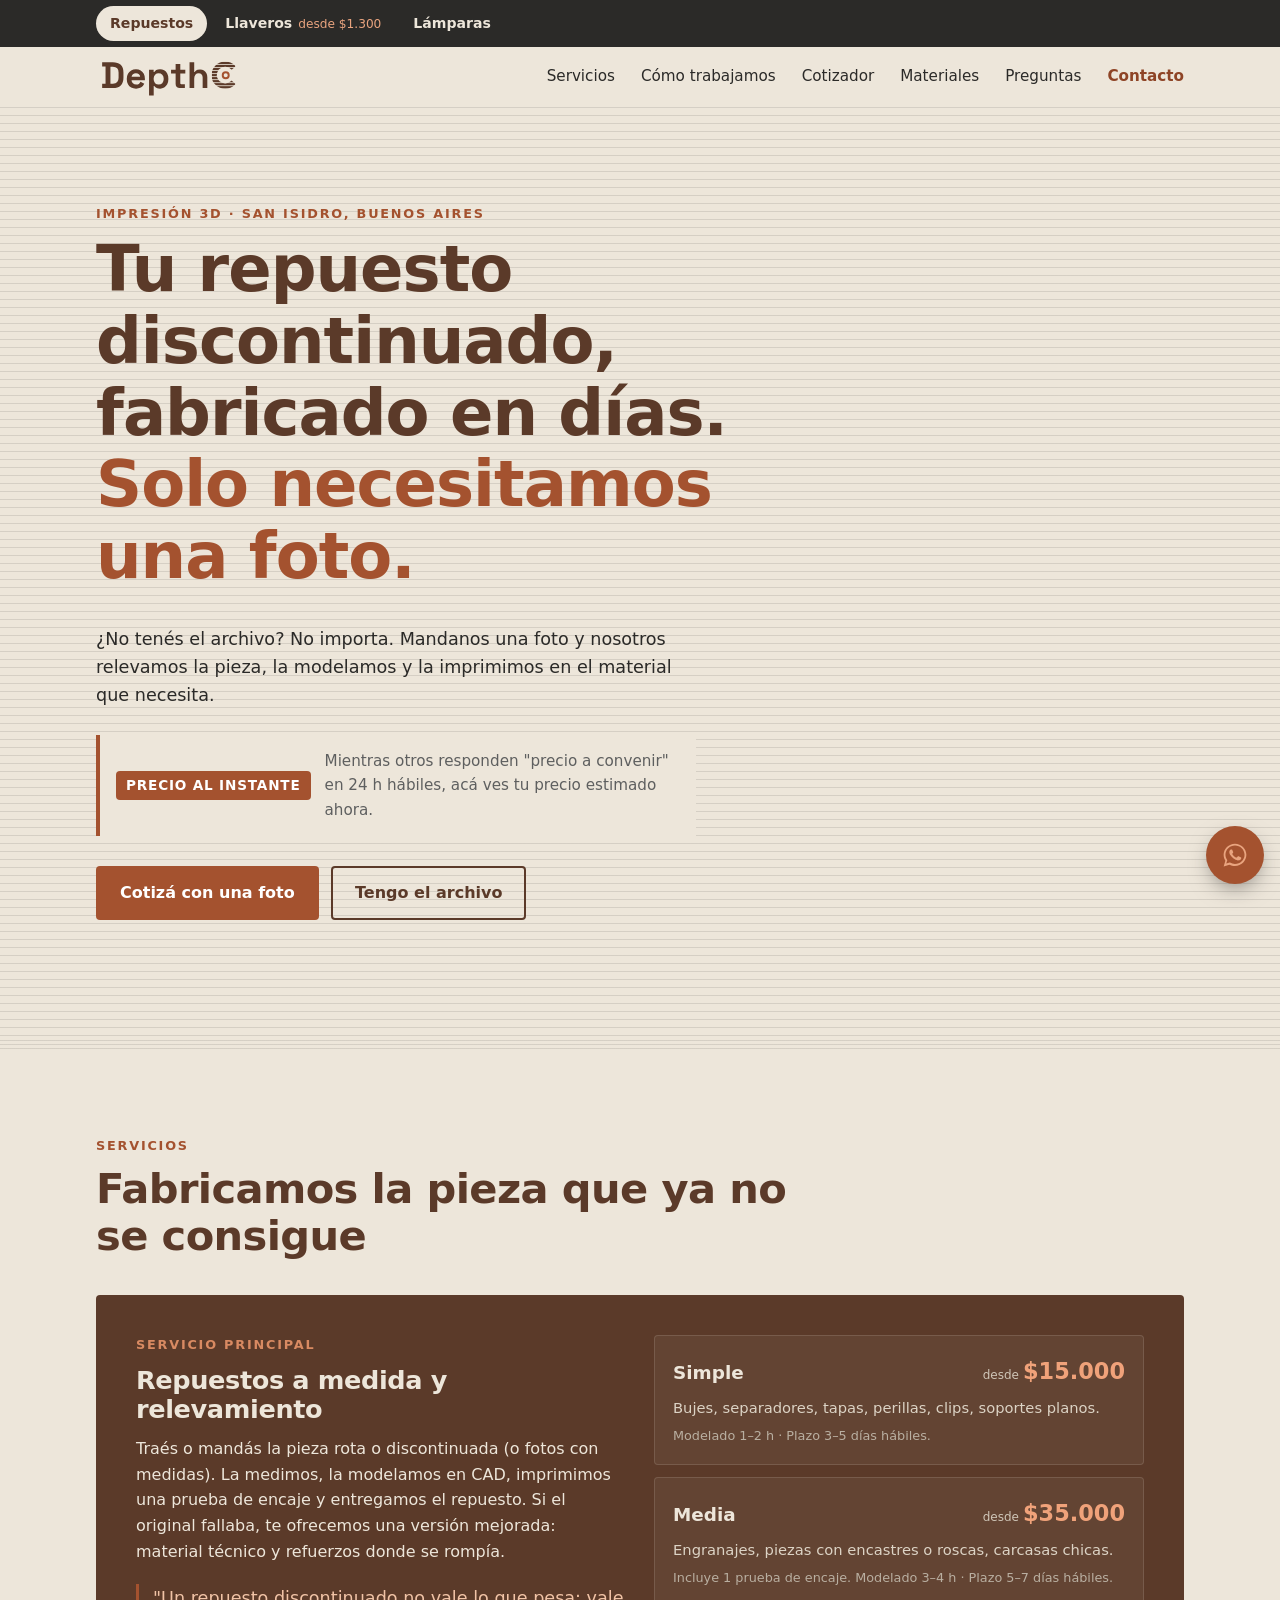
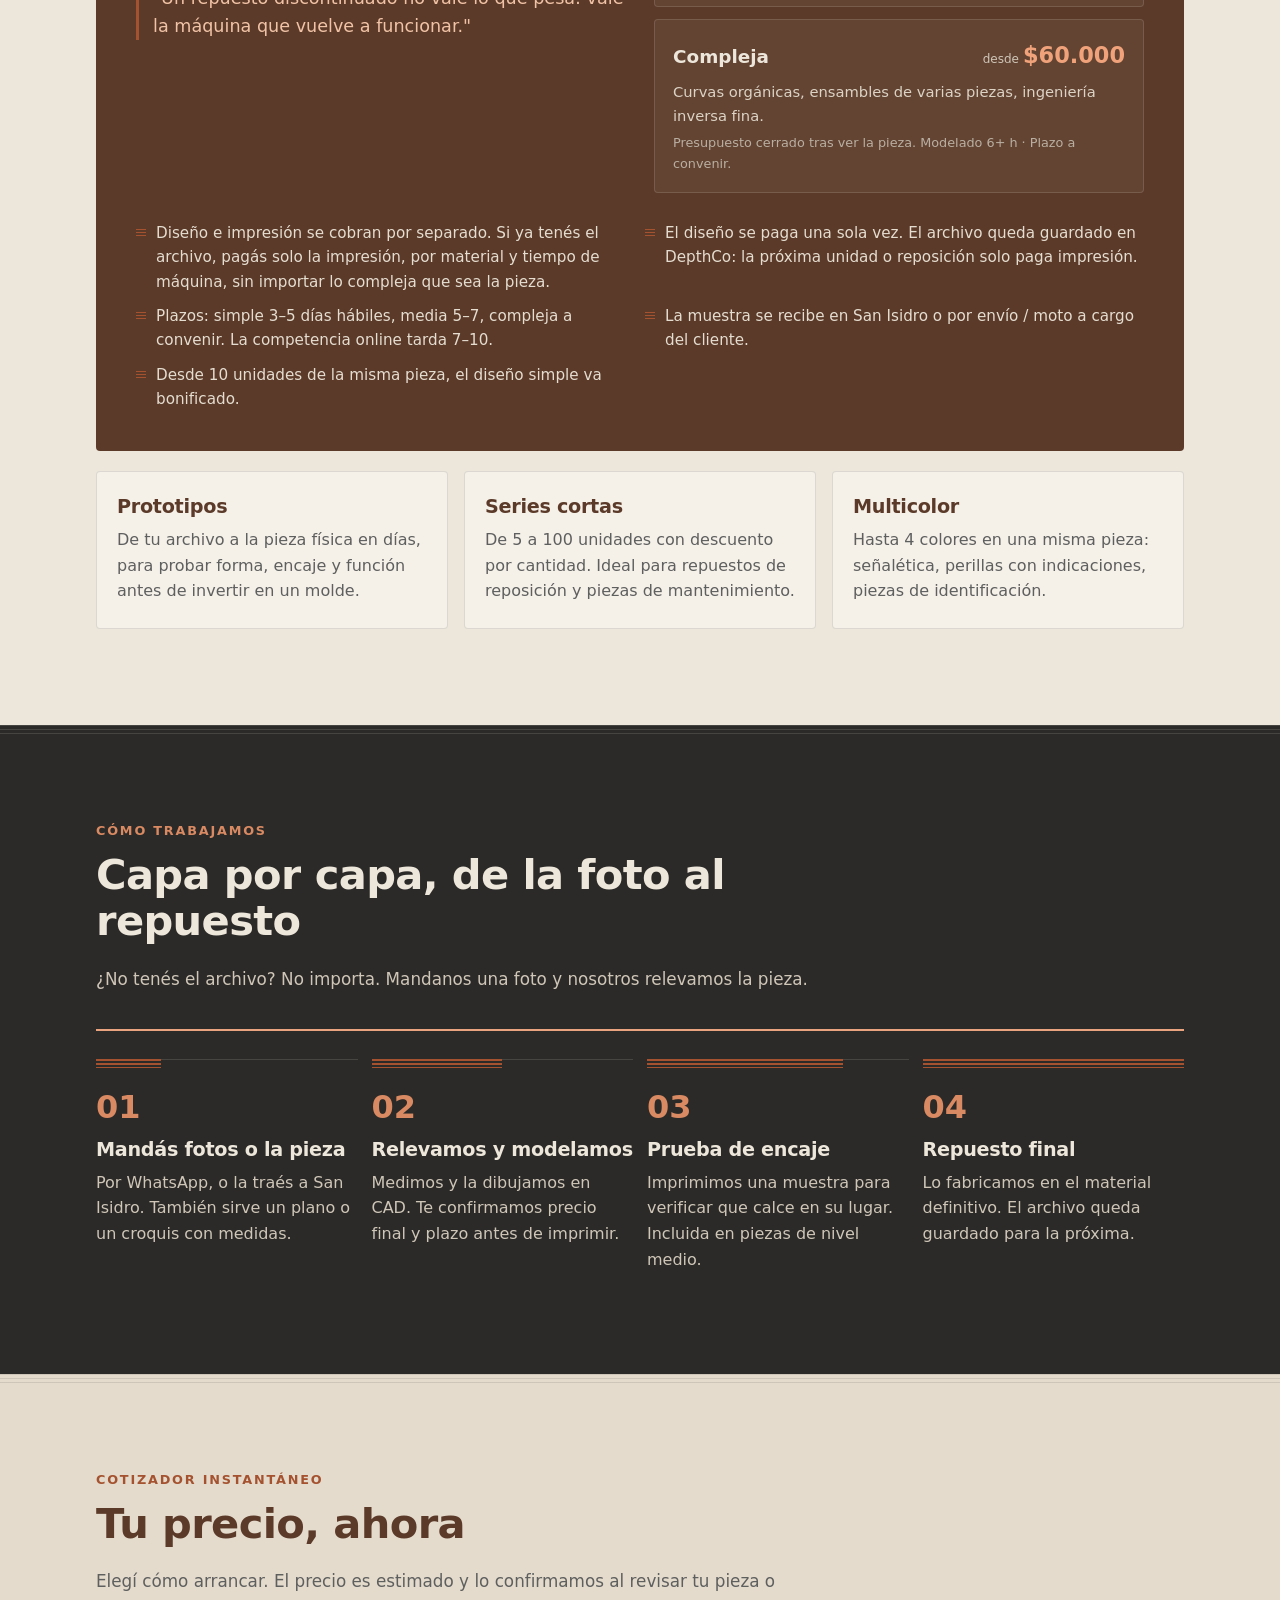
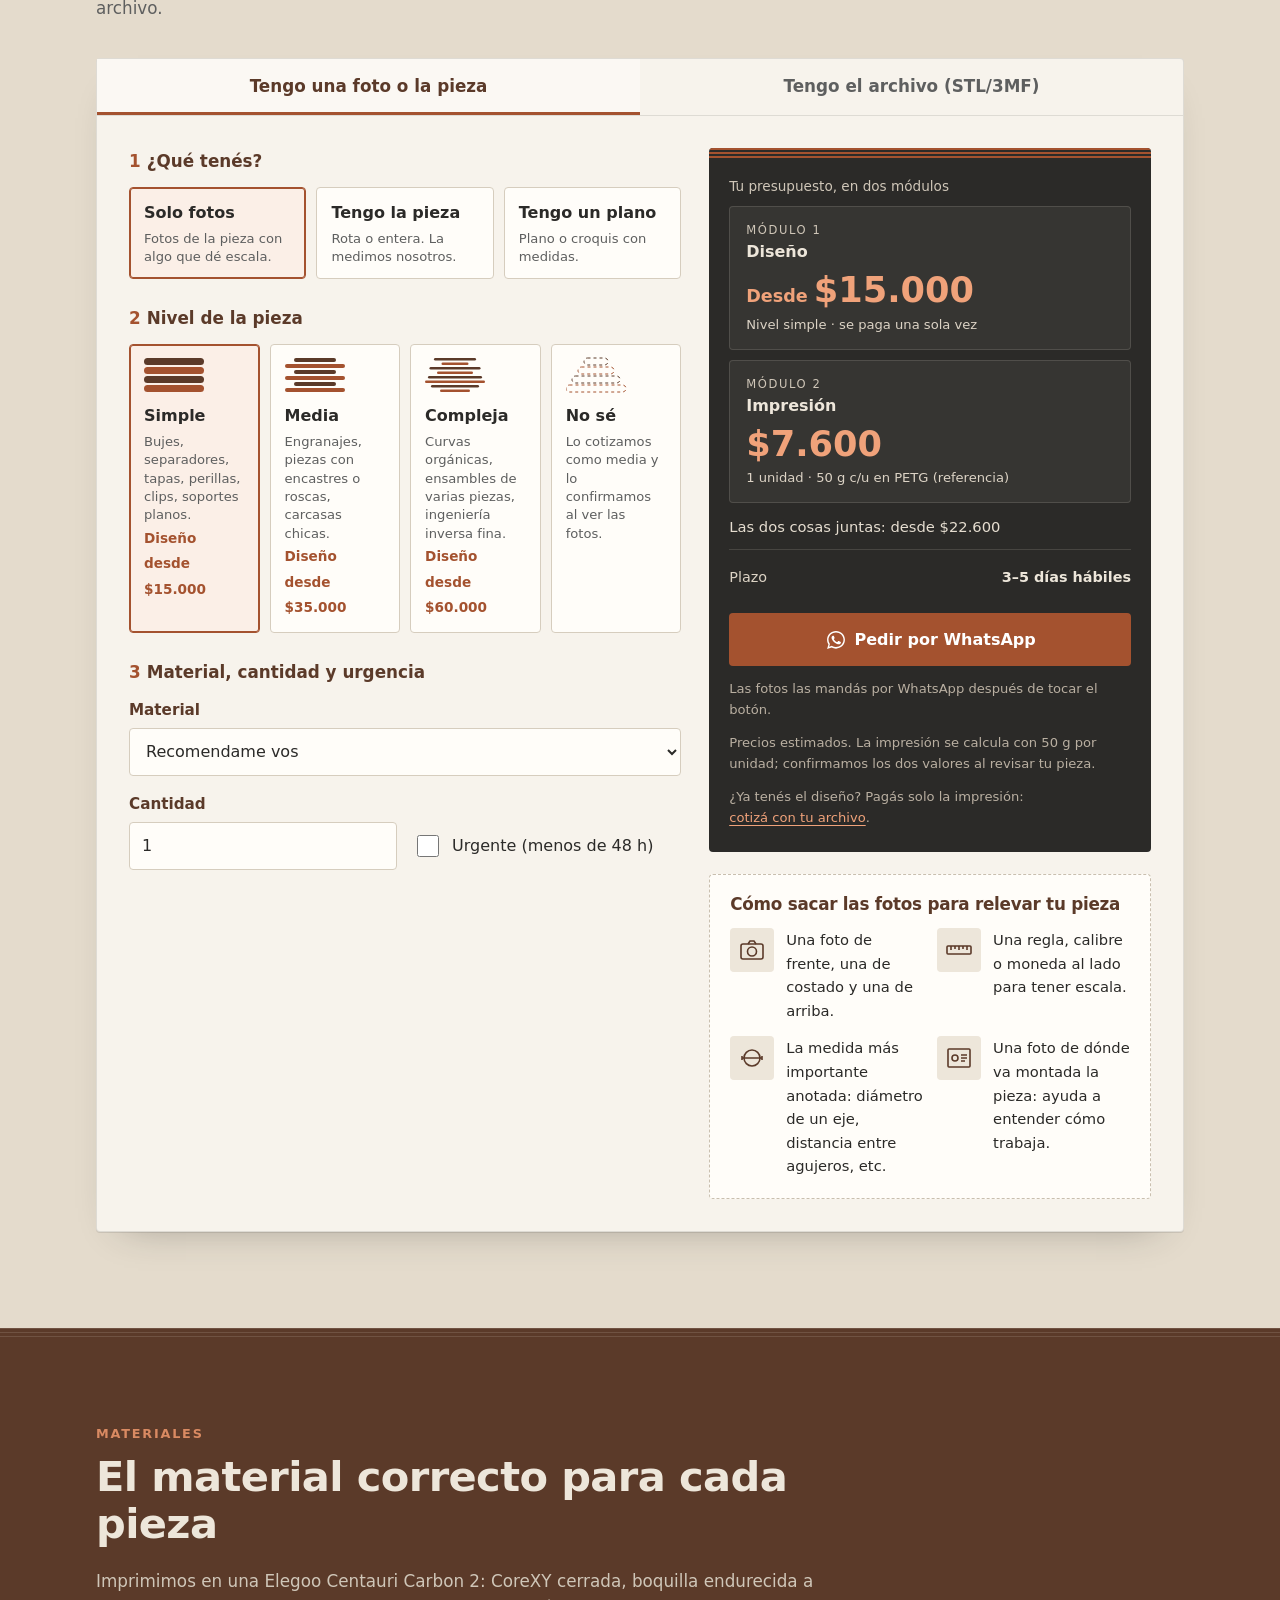
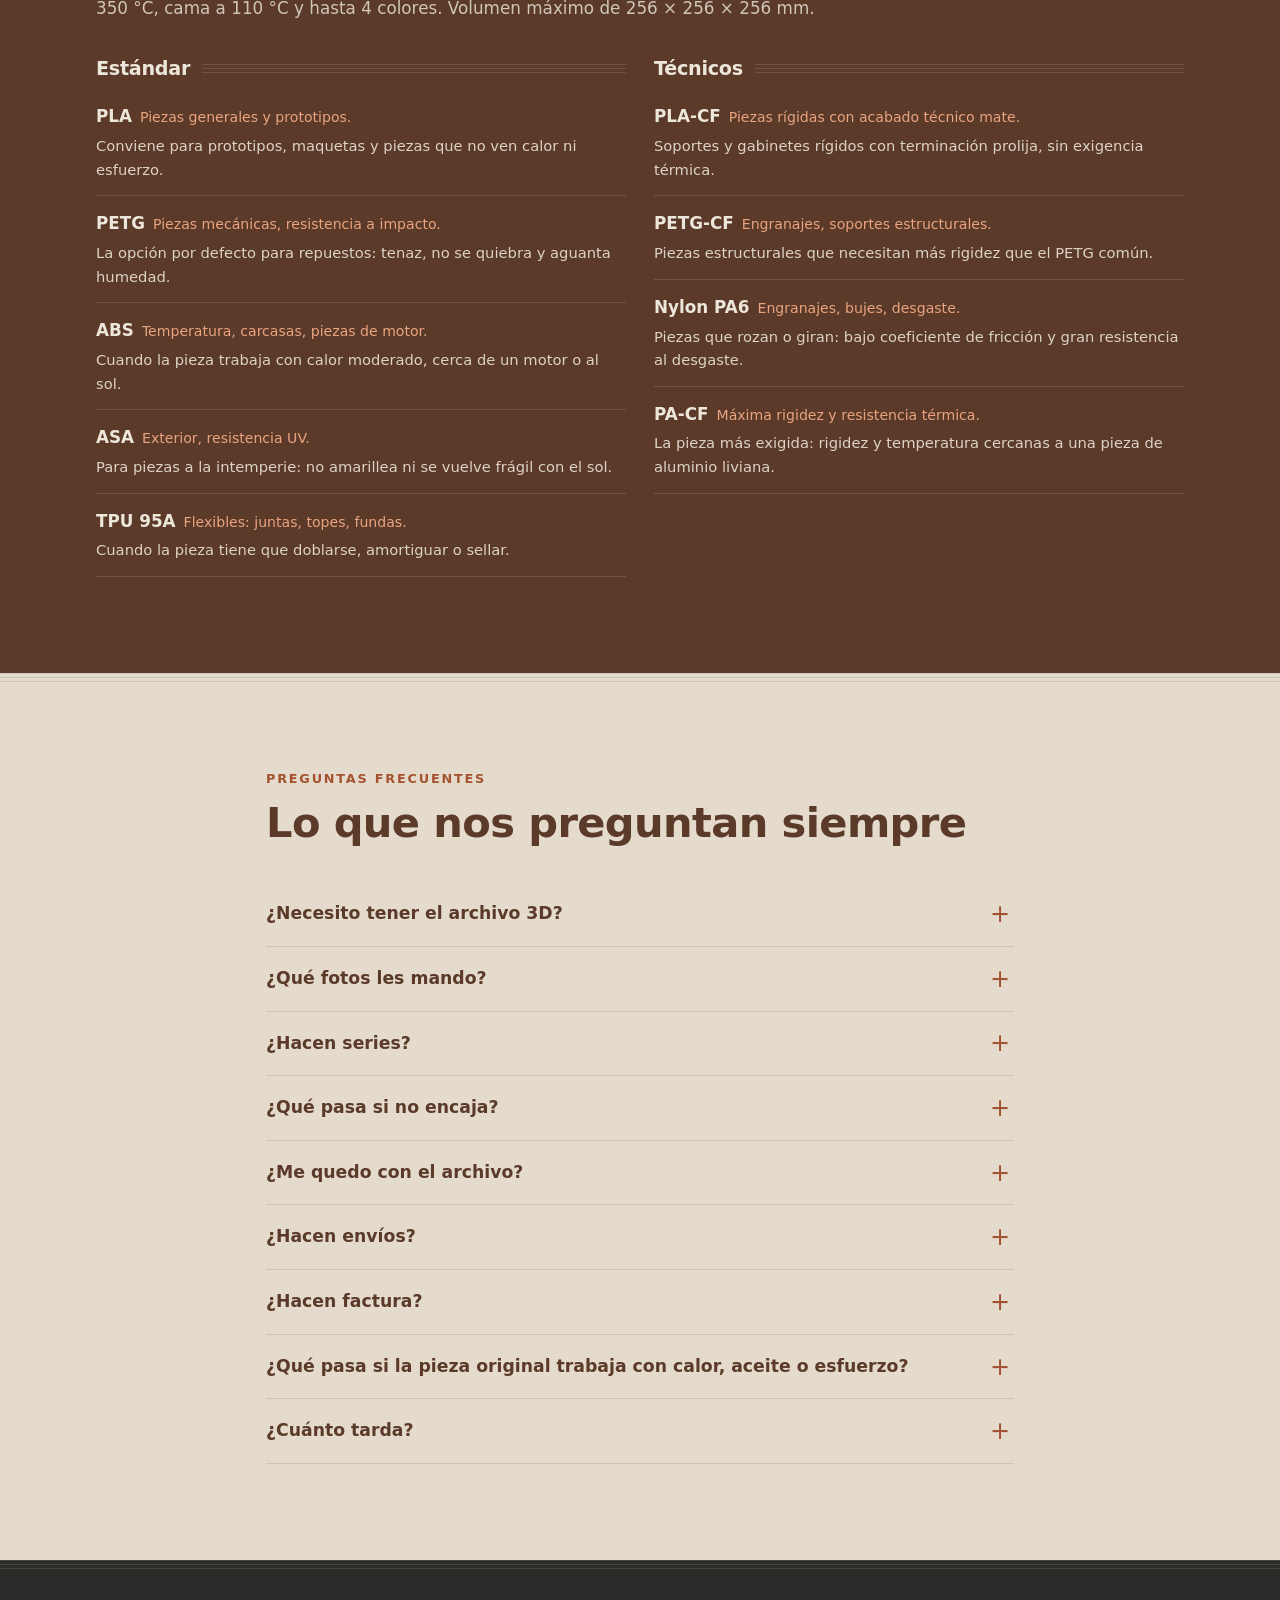
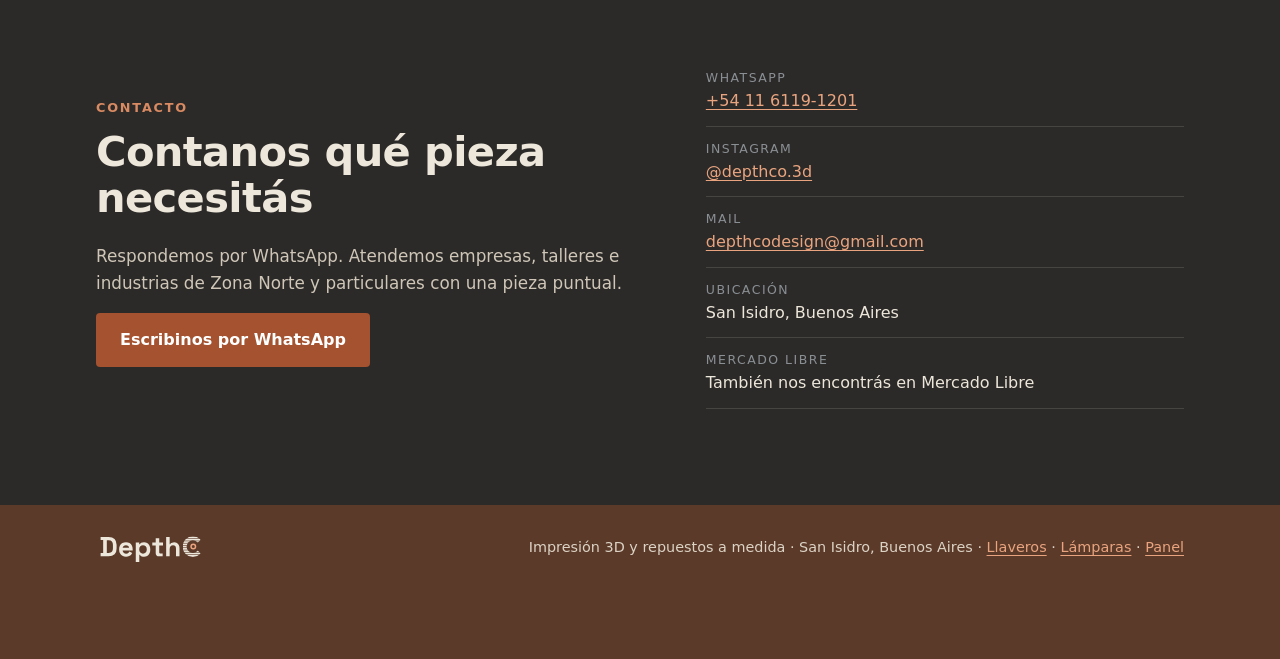
<file: index.html>
<!doctype html>
<html lang="es-AR" data-splash>
<head>
  <meta charset="utf-8">
  <meta name="viewport" content="width=device-width, initial-scale=1">
  <meta http-equiv="Content-Security-Policy" content="default-src 'self'; style-src 'self' 'unsafe-inline' https://fonts.googleapis.com; font-src https://fonts.gstatic.com; img-src 'self' data: blob:; object-src 'none'; base-uri 'self'; form-action 'none'; upgrade-insecure-requests; script-src 'self' https://cdn.jsdelivr.net 'sha256-eRzyV2R0i2cCIz0YnhcERNUaxV7Hk1fYfCDiG6Z0E/I='; connect-src 'self' https://cdn.jsdelivr.net">
  <meta name="referrer" content="strict-origin-when-cross-origin">
  <title>DepthCo — Repuestos e impresión 3D en San Isidro</title>
  <meta name="description" content="Tu repuesto discontinuado, fabricado en días. Solo necesitamos una foto. Impresión 3D y diseño de repuestos a medida en San Isidro, Buenos Aires. Precio al instante.">
  <meta name="theme-color" content="#5B3A29">
  <link rel="icon" href="img/favicon.svg" type="image/svg+xml">
  <link rel="apple-touch-icon" href="img/marca/avatar-instagram.png">
  <!-- Imagen para compartir (WhatsApp, Instagram, LinkedIn) -->
  <meta property="og:type" content="website">
  <meta property="og:url" content="https://depthco.github.io/">
  <meta property="og:locale" content="es_AR">
  <meta property="og:site_name" content="DepthCo">
  <meta property="og:title" content="DepthCo — Tu repuesto discontinuado, fabricado en días">
  <meta property="og:description" content="Solo necesitamos una foto. Impresión 3D y repuestos a medida en San Isidro. Precio al instante.">
  <meta property="og:image" content="https://depthco.github.io/img/og-image.png">
  <meta property="og:image:width" content="1200">
  <meta property="og:image:height" content="630">
  <meta property="og:image:alt" content="DepthCo: tu repuesto discontinuado, fabricado en días. Solo necesitamos una foto.">
  <meta name="twitter:card" content="summary_large_image">
  <meta name="twitter:title" content="DepthCo — Tu repuesto discontinuado, fabricado en días">
  <meta name="twitter:description" content="Solo necesitamos una foto. Impresión 3D y repuestos a medida en San Isidro. Precio al instante.">
  <meta name="twitter:image" content="https://depthco.github.io/img/og-image.png">
  <script type="application/ld+json">
    {
      "@context": "https://schema.org",
      "@type": "LocalBusiness",
      "name": "DepthCo",
      "description": "Impresión 3D y repuestos a medida. Relevamiento desde foto o pieza, diseño CAD e impresión.",
      "telephone": "+54 11 6119-1201",
      "address": { "@type": "PostalAddress", "addressLocality": "San Isidro", "addressRegion": "Buenos Aires", "addressCountry": "AR" },
      "areaServed": "Zona Norte, Gran Buenos Aires",
      "sameAs": ["https://www.instagram.com/depthco.3d/"]
    }
  </script>
  <link rel="preconnect" href="https://fonts.googleapis.com">
  <link rel="preconnect" href="https://fonts.gstatic.com" crossorigin>
  <link href="https://fonts.googleapis.com/css2?family=Inter:wght@400;500;600&family=Space+Grotesk:wght@500;600;700&display=swap" rel="stylesheet">
  <link rel="stylesheet" href="styles.css">
  <script src="motion.js"></script>
  <script type="importmap">
    {
      "imports": {
        "three": "https://cdn.jsdelivr.net/npm/three@0.160.0/build/three.module.js",
        "three/addons/": "https://cdn.jsdelivr.net/npm/three@0.160.0/examples/jsm/"
      },
      "integrity": {
        "https://cdn.jsdelivr.net/npm/three@0.160.0/build/three.module.js": "sha384-61S/Nu32S3E5+n+KpCOTb2eRYps6fVKm+9Gz1QBvSePFthb46f063Aa/qe/lykFZ",
        "https://cdn.jsdelivr.net/npm/three@0.160.0/examples/jsm/controls/OrbitControls.js": "sha384-qlO/ZugKPxAQUAvTlQoo0QECzxJIJySZmCF/DHdb2Xn/hHndFwX/vfUAC9Hbk6LP",
        "https://cdn.jsdelivr.net/npm/three@0.160.0/examples/jsm/loaders/STLLoader.js": "sha384-iUykpV7CnAlHYQ2KS0JYVxQcsk6JdCjM1k3R0BuPqwd5p2g2A8HioqUrteJrWZKo",
        "https://cdn.jsdelivr.net/npm/three@0.160.0/examples/jsm/loaders/3MFLoader.js": "sha384-sNjxdNRfLxV9LoIjoBMFcSybGWMwumlLlc9xWNOXUrycuDCJJ7NCMEcbSdWwI4r1",
        "https://cdn.jsdelivr.net/npm/three@0.160.0/examples/jsm/libs/fflate.module.js": "sha384-snNAi9XXYJRekU4SDTRWA1r1x/wKnErG2M27uvwQB1fd75zxIe1wC2PeBTl1+/Yy",
        "https://cdn.jsdelivr.net/npm/three@0.160.0/examples/jsm/exporters/STLExporter.js": "sha384-asFNg7wL3Pl1xb8Wnx91cfhJVpmwKWIfOBKZaXNqPDWTLajmNiNQWXd5sP71UzcR"
      }
    }
  </script>
</head>
<body>
  <a class="skip" href="#main">Saltar al contenido</a>

  <header class="topbar" data-nav>
    <nav class="mundos" aria-label="Qué hacemos">
      <div class="wrap mundos__inner">
        <a href="index.html" aria-current="page">Repuestos</a>
        <a href="llaveros.html" class="mundos__ll">Llaveros <small>desde <span data-prod-precio>$1.300</span></small></a>
        <a href="lamparas.html" class="mundos__la">Lámparas</a>
      </div>
    </nav>
    <div class="wrap topbar__inner">
      <a class="brand" href="#inicio" aria-label="DepthCo, inicio">
        <img src="img/logo.svg" alt="DepthCo" width="144" height="40">
      </a>
      <button class="nav-toggle" aria-expanded="false" aria-controls="nav" aria-label="Abrir menú">
        <span></span><span></span><span></span>
      </button>
      <nav id="nav" class="nav" aria-label="Principal">
        <a href="#servicios">Servicios</a>
        <a href="#como-trabajamos">Cómo trabajamos</a>
        <a href="#cotizador">Cotizador</a>
        <a href="#materiales">Materiales</a>
        <a href="#faq">Preguntas</a>
        <a href="#contacto" class="nav__cta">Contacto</a>
      </nav>
    </div>
  </header>

  <main id="main">
    <!-- 1. HERO -->
    <section id="inicio" class="hero layers-bg" data-hero data-glow>
      <div class="glow" aria-hidden="true"></div>
      <div class="wrap hero__inner">
        <p class="eyebrow hero-in">Impresión 3D · San Isidro, Buenos Aires</p>
        <h1 class="hero__title" data-split>Tu repuesto discontinuado, fabricado en días. <span class="hero__sub">Solo necesitamos una foto.</span></h1>
        <p class="hero__lead hero-in">¿No tenés el archivo? No importa. Mandanos una foto y nosotros relevamos la pieza, la modelamos y la imprimimos en el material que necesita.</p>
        <div class="hero__instant hero-in">
          <span class="badge">Precio al instante</span>
          <p>Mientras otros responden "precio a convenir" en 24&nbsp;h hábiles, acá ves tu precio estimado ahora.</p>
        </div>
        <div class="hero__actions hero-in">
          <a class="btn btn--primary magnetic" href="#cotizador" data-tab="foto">Cotizá con una foto</a>
          <a class="btn btn--ghost magnetic" href="#cotizador" data-tab="archivo">Tengo el archivo</a>
        </div>
      </div>
    </section>

    <!-- 2. SERVICIOS -->
    <section id="servicios" class="section">
      <div class="wrap">
        <header class="section__head">
          <p class="eyebrow">Servicios</p>
          <h2 data-split>Fabricamos la pieza que ya no se consigue</h2>
        </header>

        <article class="feature build">
          <div class="feature__intro">
            <p class="eyebrow eyebrow--light">Servicio principal</p>
            <h3>Repuestos a medida y relevamiento</h3>
            <p data-scrub>Traés o mandás la pieza rota o discontinuada (o fotos con medidas). La medimos, la modelamos en CAD, imprimimos una prueba de encaje y entregamos el repuesto. Si el original fallaba, te ofrecemos una versión mejorada: material técnico y refuerzos donde se rompía.</p>
            <p class="claim">"Un repuesto discontinuado no vale lo que pesa: vale la máquina que vuelve a funcionar."</p>
          </div>
          <div class="levels" id="niveles-servicio">
            <!-- Se completa desde config.js (NIVELES_DISENO) -->
          </div>
          <ul class="rules">
            <li>Diseño e impresión se cobran por separado. Si ya tenés el archivo, pagás solo la impresión, por material y tiempo de máquina, sin importar lo compleja que sea la pieza.</li>
            <li>El diseño se paga una sola vez. El archivo queda guardado en DepthCo: la próxima unidad o reposición solo paga impresión.</li>
            <li>Plazos: simple 3–5 días hábiles, media 5–7, compleja a convenir. La competencia online tarda 7–10.</li>
            <li>La muestra se recibe en San Isidro o por envío / moto a cargo del cliente.</li>
            <li id="regla-bonificado"></li>
          </ul>
        </article>

        <div class="cards">
          <article class="card build">
            <h3>Prototipos</h3>
            <p>De tu archivo a la pieza física en días, para probar forma, encaje y función antes de invertir en un molde.</p>
          </article>
          <article class="card build">
            <h3>Series cortas</h3>
            <p>De 5 a 100 unidades con descuento por cantidad. Ideal para repuestos de reposición y piezas de mantenimiento.</p>
          </article>
          <article class="card build">
            <h3>Multicolor</h3>
            <p>Hasta 4 colores en una misma pieza: señalética, perillas con indicaciones, piezas de identificación.</p>
          </article>
        </div>
      </div>
    </section>

    <!-- 3. CÓMO TRABAJAMOS -->
    <section id="como-trabajamos" class="section section--dark">
      <div class="wrap">
        <header class="section__head">
          <p class="eyebrow eyebrow--light">Cómo trabajamos</p>
          <h2 data-split>Capa por capa, de la foto al repuesto</h2>
          <p class="section__lead build">¿No tenés el archivo? No importa. Mandanos una foto y nosotros relevamos la pieza.</p>
        </header>
        <div class="steps-track" aria-hidden="true"><span data-progress></span></div>
        <ol class="steps">
          <li class="step build">
            <span class="step__n">01</span>
            <h3>Mandás fotos o la pieza</h3>
            <p>Por WhatsApp, o la traés a San Isidro. También sirve un plano o un croquis con medidas.</p>
          </li>
          <li class="step build">
            <span class="step__n">02</span>
            <h3>Relevamos y modelamos</h3>
            <p>Medimos y la dibujamos en CAD. Te confirmamos precio final y plazo antes de imprimir.</p>
          </li>
          <li class="step build">
            <span class="step__n">03</span>
            <h3>Prueba de encaje</h3>
            <p>Imprimimos una muestra para verificar que calce en su lugar. Incluida en piezas de nivel medio.</p>
          </li>
          <li class="step build">
            <span class="step__n">04</span>
            <h3>Repuesto final</h3>
            <p>Lo fabricamos en el material definitivo. El archivo queda guardado para la próxima.</p>
          </li>
        </ol>
      </div>
    </section>

    <!-- 4. COTIZADOR -->
    <section id="cotizador" class="section section--quote">
      <div class="wrap">
        <header class="section__head">
          <p class="eyebrow">Cotizador instantáneo</p>
          <h2 data-split>Tu precio, ahora</h2>
          <p class="section__lead build">Elegí cómo arrancar. El precio es estimado y lo confirmamos al revisar tu pieza o archivo.</p>
        </header>
        <div class="quote" id="quote">
          <div class="tabs" role="tablist" aria-label="Tipo de cotización">
            <button class="tab" role="tab" id="tab-foto" aria-controls="panel-foto" aria-selected="true">Tengo una foto o la pieza</button>
            <button class="tab" role="tab" id="tab-archivo" aria-controls="panel-archivo" aria-selected="false" tabindex="-1">Tengo el archivo (STL/3MF)</button>
          </div>
          <div class="panel" role="tabpanel" id="panel-foto" aria-labelledby="tab-foto" tabindex="0">
            <form class="qgrid" id="form-foto" novalidate>
              <div>
                <fieldset class="qstep">
                  <legend><span>1</span>¿Qué tenés?</legend>
                  <div class="choices choices--3">
                    <label class="choice"><input type="radio" name="tengo" value="fotos" checked><span class="choice__box"><strong>Solo fotos</strong><small>Fotos de la pieza con algo que dé escala.</small></span></label>
                    <label class="choice"><input type="radio" name="tengo" value="pieza"><span class="choice__box"><strong>Tengo la pieza</strong><small>Rota o entera. La medimos nosotros.</small></span></label>
                    <label class="choice"><input type="radio" name="tengo" value="plano"><span class="choice__box"><strong>Tengo un plano</strong><small>Plano o croquis con medidas.</small></span></label>
                  </div>
                </fieldset>

                <fieldset class="qstep">
                  <legend><span>2</span>Nivel de la pieza</legend>
                  <div class="choices choices--4" id="niveles-cotizador">
                    <!-- Se completa desde config.js -->
                  </div>
                </fieldset>

                <fieldset class="qstep">
                  <legend><span>3</span>Material, cantidad y urgencia</legend>
                  <div class="fields">
                    <div class="field--full">
                      <label class="qlabel" for="foto-material">Material</label>
                      <select id="foto-material" name="material"></select>
                    </div>
                    <div>
                      <label class="qlabel" for="foto-cantidad">Cantidad</label>
                      <input id="foto-cantidad" name="cantidad" type="number" min="1" step="1" value="1" inputmode="numeric">
                    </div>
                    <div>
                      <span class="qlabel qlabel--spacer" aria-hidden="true">&nbsp;</span>
                      <label class="check"><input type="checkbox" name="urgente" id="foto-urgente"> Urgente (menos de 48&nbsp;h)</label>
                    </div>
                  </div>
                </fieldset>
              </div>

              <div>
                <div class="result" aria-live="polite">
                  <p class="result__label">Tu presupuesto, en dos módulos</p>
                  <div class="modules">
                    <div class="module">
                      <p class="module__name"><span>Módulo 1</span>Diseño</p>
                      <p class="module__price" id="foto-diseno"></p>
                      <p class="module__meta" id="foto-diseno-meta"></p>
                    </div>
                    <div class="module">
                      <p class="module__name"><span>Módulo 2</span>Impresión</p>
                      <p class="module__price" id="foto-impresion"></p>
                      <p class="module__meta" id="foto-impresion-meta"></p>
                    </div>
                  </div>
                  <p class="result__sum" id="foto-suma"></p>
                  <p class="result__alert" id="foto-alerta"></p>
                  <ul class="breakdown" id="foto-desglose"></ul>
                  <a class="btn btn--primary btn--wa" id="foto-wa" href="#" target="_blank" rel="noopener">
                    <svg viewBox="0 0 32 32" width="22" height="22" aria-hidden="true" focusable="false"><use href="#ico-wa"/></svg>
                    Pedir por WhatsApp
                  </a>
                  <p class="disclaimer">Las fotos las mandás por WhatsApp después de tocar el botón.</p>
                  <p class="disclaimer" id="foto-disclaimer"></p>
                  <p class="disclaimer">¿Ya tenés el diseño? Pagás solo la impresión: <button type="button" class="linkbtn" data-tab="archivo">cotizá con tu archivo</button>.</p>
                </div>

                <div class="guide">
                  <h3>Cómo sacar las fotos para relevar tu pieza</h3>
                  <ol>
                    <li>
                      <span class="guide__icon" aria-hidden="true"><svg viewBox="0 0 28 28" fill="none" stroke="#5B3A29" stroke-width="1.6"><rect x="3" y="8" width="22" height="15" rx="2"/><circle cx="14" cy="15.5" r="4.5"/><path d="M10 8l2-3h4l2 3"/></svg></span>
                      <span>Una foto de frente, una de costado y una de arriba.</span>
                    </li>
                    <li>
                      <span class="guide__icon" aria-hidden="true"><svg viewBox="0 0 28 28" fill="none" stroke="#5B3A29" stroke-width="1.6"><rect x="2" y="10" width="24" height="8" rx="1"/><path d="M6 10v4M10 10v3M14 10v4M18 10v3M22 10v4"/></svg></span>
                      <span>Una regla, calibre o moneda al lado para tener escala.</span>
                    </li>
                    <li>
                      <span class="guide__icon" aria-hidden="true"><svg viewBox="0 0 28 28" fill="none" stroke="#5B3A29" stroke-width="1.6"><circle cx="14" cy="14" r="8"/><path d="M4 14h20M4 12v4M24 12v4"/></svg></span>
                      <span>La medida más importante anotada: diámetro de un eje, distancia entre agujeros, etc.</span>
                    </li>
                    <li>
                      <span class="guide__icon" aria-hidden="true"><svg viewBox="0 0 28 28" fill="none" stroke="#5B3A29" stroke-width="1.6"><rect x="3" y="5" width="22" height="18" rx="1"/><circle cx="10" cy="14" r="3"/><path d="M16 11h6M16 14h6M16 17h4"/></svg></span>
                      <span>Una foto de dónde va montada la pieza: ayuda a entender cómo trabaja.</span>
                    </li>
                  </ol>
                  <p class="guide__note" id="guia-pieza" hidden>Traela a San Isidro o mandala por envío / moto. Te la devolvemos con el repuesto.</p>
                </div>
              </div>
            </form>
          </div>
          <div class="panel" role="tabpanel" id="panel-archivo" aria-labelledby="tab-archivo" tabindex="0" hidden>
            <form class="qgrid" id="form-archivo" novalidate>
              <div>
                <fieldset class="qstep">
                  <legend><span>1</span>Subí tu archivo</legend>
                  <label class="drop" id="drop">
                    <input type="file" id="archivo-input" accept=".stl,.3mf">
                    <strong>Arrastrá tu archivo o tocá para elegirlo</strong>
                    <span>STL o 3MF, en milímetros. Se procesa en tu navegador: no se sube a ningún servidor.</span>
                  </label>
                  <p class="hint"><button type="button" class="linkbtn" id="archivo-ejemplo">Probar con una pieza de ejemplo</button></p>
                  <p class="file-error" id="archivo-error" role="alert"></p>
                  <div class="viewer" id="viewer">
                    <div class="viewer__empty" id="viewer-empty">Acá vas a ver tu pieza en 3D. Arrastrá para girarla.</div>
                  </div>
                  <p class="viewer__info" id="viewer-info"></p>
                </fieldset>

                <fieldset class="qstep">
                  <legend><span>2</span>Material y opciones</legend>
                  <div class="fields">
                    <div class="field--full">
                      <label class="qlabel" for="archivo-material">Material</label>
                      <select id="archivo-material" name="material"></select>
                    </div>
                    <div>
                      <label class="qlabel" for="archivo-color">Color</label>
                      <select id="archivo-color" name="color"></select>
                    </div>
                    <div>
                      <label class="qlabel" for="archivo-relleno">Relleno</label>
                      <select id="archivo-relleno" name="relleno"></select>
                    </div>
                    <div>
                      <label class="qlabel" for="archivo-cantidad">Cantidad</label>
                      <input id="archivo-cantidad" name="cantidad" type="number" min="1" step="1" value="1" inputmode="numeric">
                    </div>
                    <div>
                      <span class="qlabel qlabel--spacer" aria-hidden="true">&nbsp;</span>
                      <label class="check"><input type="checkbox" name="urgente" id="archivo-urgente"> Urgente (menos de 48&nbsp;h)</label>
                    </div>
                  </div>
                </fieldset>
              </div>

              <div>
                <div class="result" aria-live="polite">
                  <p class="result__label">Impresión · solo material y tiempo de máquina</p>
                  <p class="result__price" id="archivo-total">—</p>
                  <p class="result__unit" id="archivo-unidad">Subí un archivo para ver el precio.</p>
                  <p class="result__alert" id="archivo-alerta"></p>
                  <ul class="breakdown" id="archivo-desglose"></ul>
                  <a class="btn btn--primary btn--wa" id="archivo-wa" href="https://wa.me/541161191201" target="_blank" rel="noopener">
                    <svg viewBox="0 0 32 32" width="22" height="22" aria-hidden="true" focusable="false"><use href="#ico-wa"/></svg>
                    Pedir por WhatsApp
                  </a>
                  <p class="disclaimer">Precio estimado. Confirmamos el valor final al revisar el archivo.</p>
                  <p class="disclaimer">Después de tocar el botón, adjuntá el archivo en el chat de WhatsApp.</p>
                </div>
              </div>
            </form>
          </div>
        </div>
      </div>
    </section>

    <!-- 5. MATERIALES -->
    <section id="materiales" class="section section--walnut">
      <div class="wrap">
        <header class="section__head">
          <p class="eyebrow eyebrow--light">Materiales</p>
          <h2 data-split>El material correcto para cada pieza</h2>
          <p class="section__lead build">Imprimimos en una Elegoo Centauri Carbon 2: CoreXY cerrada, boquilla endurecida a 350&nbsp;°C, cama a 110&nbsp;°C y hasta 4 colores. Volumen máximo de 256 × 256 × 256&nbsp;mm.</p>
        </header>
        <div class="materials" id="lista-materiales">
          <!-- Se completa desde config.js (MATERIALES) -->
        </div>
      </div>
    </section>

    <!-- 6. FAQ -->
    <section id="faq" class="section section--alt">
      <div class="wrap wrap--narrow">
        <header class="section__head">
          <p class="eyebrow">Preguntas frecuentes</p>
          <h2 data-split>Lo que nos preguntan siempre</h2>
        </header>
        <div class="faq">
          <details class="build">
            <summary>¿Necesito tener el archivo 3D?</summary>
            <p>No. La mayoría de nuestros clientes llegan con una foto o con la pieza en la mano. Nosotros la relevamos y la modelamos. Si ya tenés el STL o 3MF, pagás solo la impresión y el cotizador te da el precio automáticamente. El diseño se cobra aparte, únicamente cuando lo hacemos nosotros.</p>
          </details>
          <details class="build">
            <summary>¿Qué fotos les mando?</summary>
            <p>De frente, de costado y de arriba, con una regla, calibre o moneda al lado para tener escala. Anotá la medida más importante (diámetro de un eje, distancia entre agujeros) y sumá una foto de dónde va montada.</p>
          </details>
          <details class="build">
            <summary>¿Hacen series?</summary>
            <p>Sí. Hacemos series cortas con descuento: 5% desde 5 unidades, 10% desde 10 y 15% desde 50. Para más de 100 unidades, escribinos y te pasamos precio por volumen.</p>
          </details>
          <details class="build">
            <summary>¿Qué pasa si no encaja?</summary>
            <p>En piezas de nivel medio la prueba de encaje está incluida: imprimimos una muestra, la probás y ajustamos antes de la pieza final. Cada prueba adicional cuesta el 50% de la impresión de esa pieza.</p>
          </details>
          <details class="build">
            <summary>¿Me quedo con el archivo?</summary>
            <p>El archivo queda guardado en DepthCo, así la próxima unidad solo paga impresión. Si querés el archivo CAD (STEP) para vos, se suma un 50% del valor del diseño.</p>
          </details>
          <details class="build">
            <summary>¿Hacen envíos?</summary>
            <p>Estamos en San Isidro, Zona Norte. Podés retirar o coordinamos envío o moto a cargo del cliente. La muestra para relevar también nos la podés mandar así, y te la devolvemos con el repuesto.</p>
          </details>
          <details class="build">
            <summary>¿Hacen factura?</summary>
            <p>Escribinos por WhatsApp antes de confirmar el pedido y te decimos qué comprobante podemos emitir para tu empresa.</p>
          </details>
          <details class="build">
            <summary>¿Qué pasa si la pieza original trabaja con calor, aceite o esfuerzo?</summary>
            <p>Lo vemos al relevarla. Para temperatura usamos ABS o ASA, para desgaste y engranajes nylon o PETG-CF, y para máxima rigidez PA-CF. Si la original fallaba, te proponemos una versión reforzada.</p>
          </details>
          <details class="build">
            <summary>¿Cuánto tarda?</summary>
            <p>Una pieza simple, de 3 a 5 días hábiles; una de nivel medio, de 5 a 7. Si la necesitás en menos de 48 h, marcá "urgente" en el cotizador (+30%).</p>
          </details>
        </div>
      </div>
    </section>

    <!-- 7. CONTACTO -->
    <section id="contacto" class="section section--dark">
      <div class="wrap contact">
        <div class="build">
          <p class="eyebrow eyebrow--light">Contacto</p>
          <h2 data-split>Contanos qué pieza necesitás</h2>
          <p class="section__lead build">Respondemos por WhatsApp. Atendemos empresas, talleres e industrias de Zona Norte y particulares con una pieza puntual.</p>
          <a class="btn btn--primary magnetic" href="https://wa.me/541161191201" target="_blank" rel="noopener">Escribinos por WhatsApp</a>
        </div>
        <ul class="contact__list build">
          <li><span>WhatsApp</span><a href="https://wa.me/541161191201" target="_blank" rel="noopener">+54 11 6119-1201</a></li>
          <li><span>Instagram</span><a href="https://www.instagram.com/depthco.3d/" target="_blank" rel="noopener">@depthco.3d</a></li>
          <li><span>Mail</span><a class="js-mail" data-u="depthcodesign" data-d="gmail.com" href="#contacto">depthcodesign (arroba) gmail.com</a></li>
          <li><span>Ubicación</span>San Isidro, Buenos Aires</li>
          <li><span>Mercado Libre</span>También nos encontrás en Mercado Libre</li>
        </ul>
      </div>
    </section>
  </main>

  <footer class="footer">
    <div class="wrap footer__inner">
      <img class="footer__logo" src="img/logo-claro.svg" alt="DepthCo" width="108" height="30">
      <p>Impresión 3D y repuestos a medida · San Isidro, Buenos Aires · <a href="llaveros.html">Llaveros</a> · <a href="lamparas.html">Lámparas</a> · <a href="admin.html">Panel</a></p>
    </div>
  <a class="wa-float magnetic" href="https://wa.me/541161191201" target="_blank" rel="noopener" aria-label="Escribinos por WhatsApp">
      <svg viewBox="0 0 32 32" width="28" height="28" aria-hidden="true" focusable="false"><path fill="currentColor" d="M16 3C8.8 3 3 8.7 3 15.8c0 2.5.7 4.8 2 6.8L3 29l6.6-2c1.9 1 4.1 1.6 6.4 1.6 7.2 0 13-5.7 13-12.8S23.2 3 16 3zm0 23.3c-2 0-4-.6-5.7-1.6l-.4-.2-3.9 1.2 1.2-3.8-.3-.4c-1.2-1.7-1.8-3.7-1.8-5.7C5.1 9.9 10 5.2 16 5.2s10.9 4.7 10.9 10.6S22 26.3 16 26.3zm6-7.9c-.3-.2-1.9-1-2.2-1-.3-.1-.5-.2-.7.2-.2.3-.8 1-1 1.2-.2.2-.4.2-.7.1-.3-.2-1.4-.5-2.6-1.6-1-.9-1.6-1.9-1.8-2.2-.2-.3 0-.5.1-.7l.5-.6c.2-.2.2-.3.3-.6.1-.2 0-.4 0-.6l-1-2.4c-.3-.6-.5-.5-.7-.5h-.6c-.2 0-.6.1-.9.4-.3.3-1.2 1.1-1.2 2.8s1.2 3.2 1.4 3.4c.2.2 2.4 3.6 5.8 5 .8.3 1.4.5 1.9.7.8.3 1.5.2 2.1.1.6-.1 1.9-.8 2.2-1.5.3-.7.3-1.4.2-1.5-.1-.2-.3-.3-.7-.5z"/></svg>
    </a>
  </footer>

  <svg width="0" height="0" style="position:absolute" aria-hidden="true" focusable="false">
    <symbol id="ico-wa" viewBox="0 0 32 32"><path fill="currentColor" d="M16 3C8.8 3 3 8.7 3 15.8c0 2.5.7 4.8 2 6.8L3 29l6.6-2c1.9 1 4.1 1.6 6.4 1.6 7.2 0 13-5.7 13-12.8S23.2 3 16 3zm0 23.3c-2 0-4-.6-5.7-1.6l-.4-.2-3.9 1.2 1.2-3.8-.3-.4c-1.2-1.7-1.8-3.7-1.8-5.7C5.1 9.9 10 5.2 16 5.2s10.9 4.7 10.9 10.6S22 26.3 16 26.3zm6-7.9c-.3-.2-1.9-1-2.2-1-.3-.1-.5-.2-.7.2-.2.3-.8 1-1 1.2-.2.2-.4.2-.7.1-.3-.2-1.4-.5-2.6-1.6-1-.9-1.6-1.9-1.8-2.2-.2-.3 0-.5.1-.7l.5-.6c.2-.2.2-.3.3-.6.1-.2 0-.4 0-.6l-1-2.4c-.3-.6-.5-.5-.7-.5h-.6c-.2 0-.6.1-.9.4-.3.3-1.2 1.1-1.2 2.8s1.2 3.2 1.4 3.4c.2.2 2.4 3.6 5.8 5 .8.3 1.4.5 1.9.7.8.3 1.5.2 2.1.1.6-.1 1.9-.8 2.2-1.5.3-.7.3-1.4.2-1.5-.1-.2-.3-.3-.7-.5z"/></symbol>
  </svg>



  <script src="config.js"></script>
  <script src="pricing.js"></script>
  <script src="catalogo-datos.js"></script>
  <script src="main.js"></script>
  <script src="cotizador-foto.js"></script>
  <script type="module" src="cotizador-archivo.js"></script>
</body>
</html>
</file>
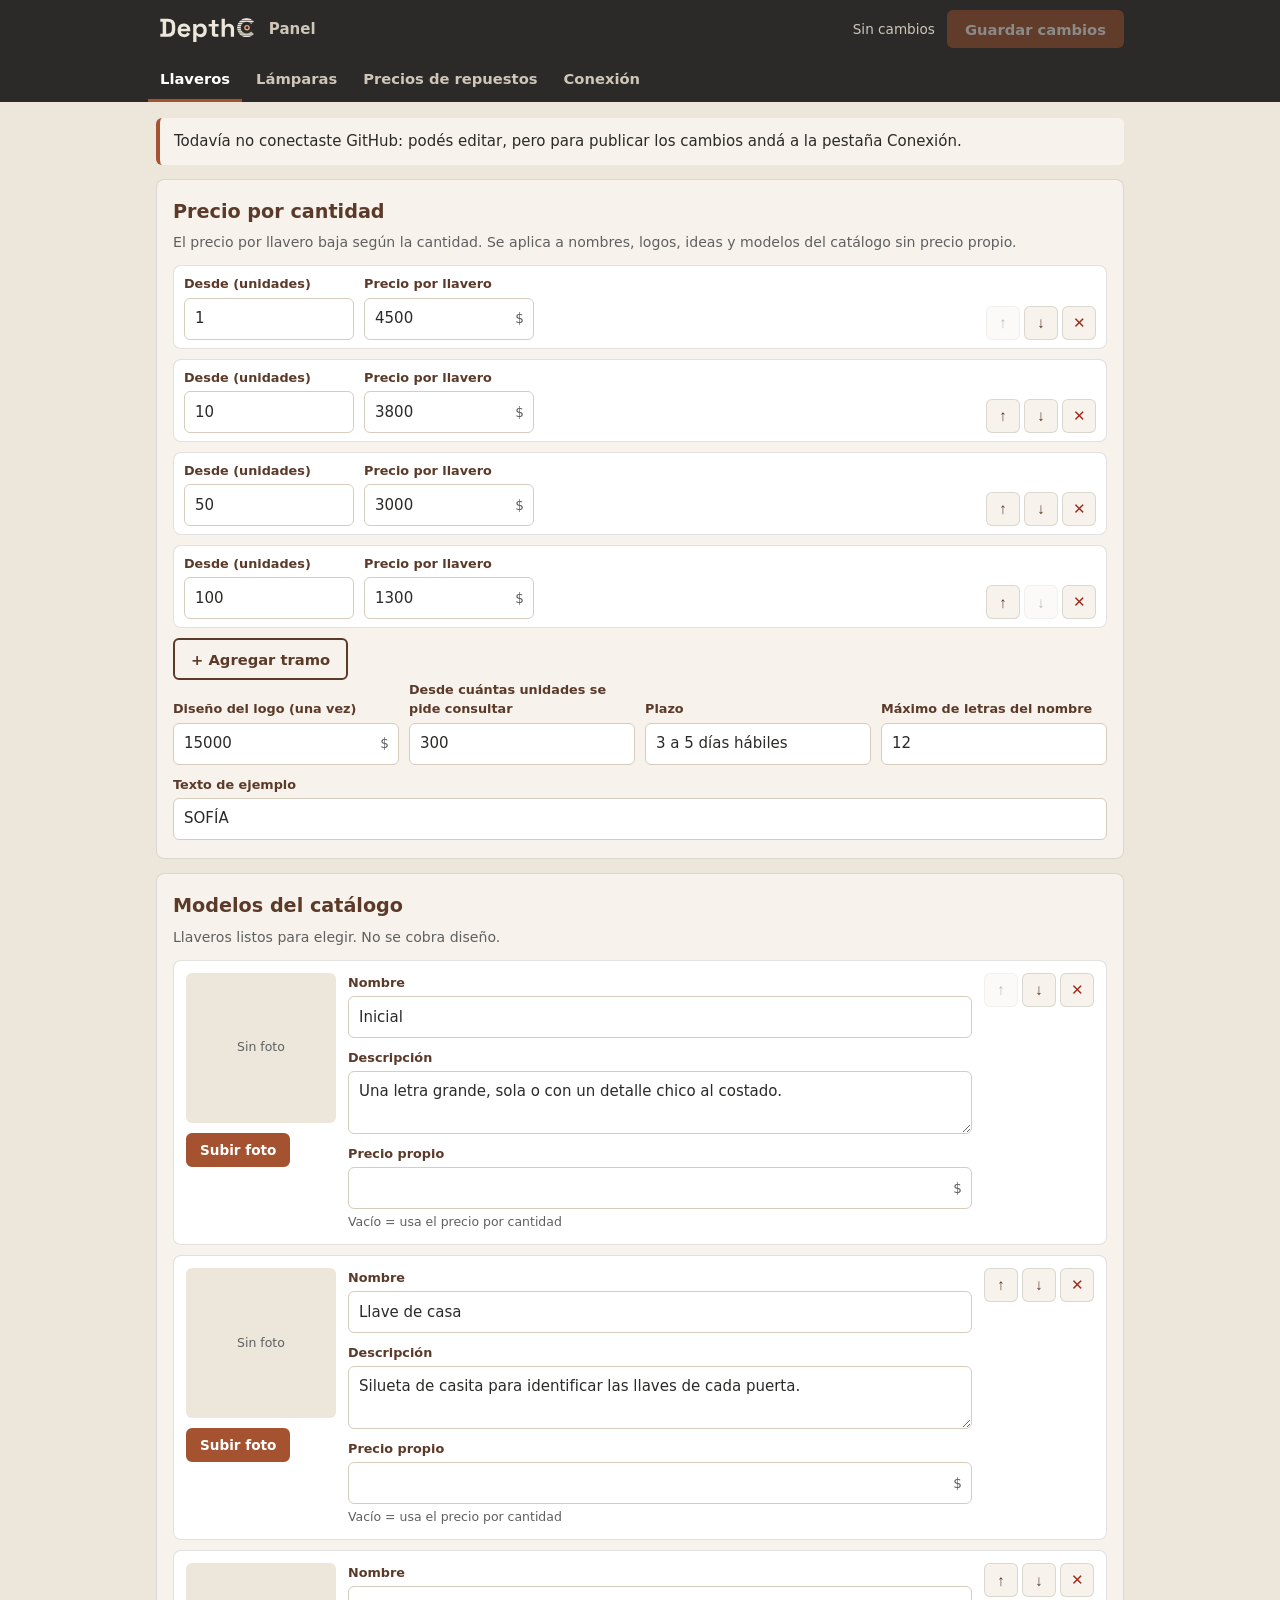
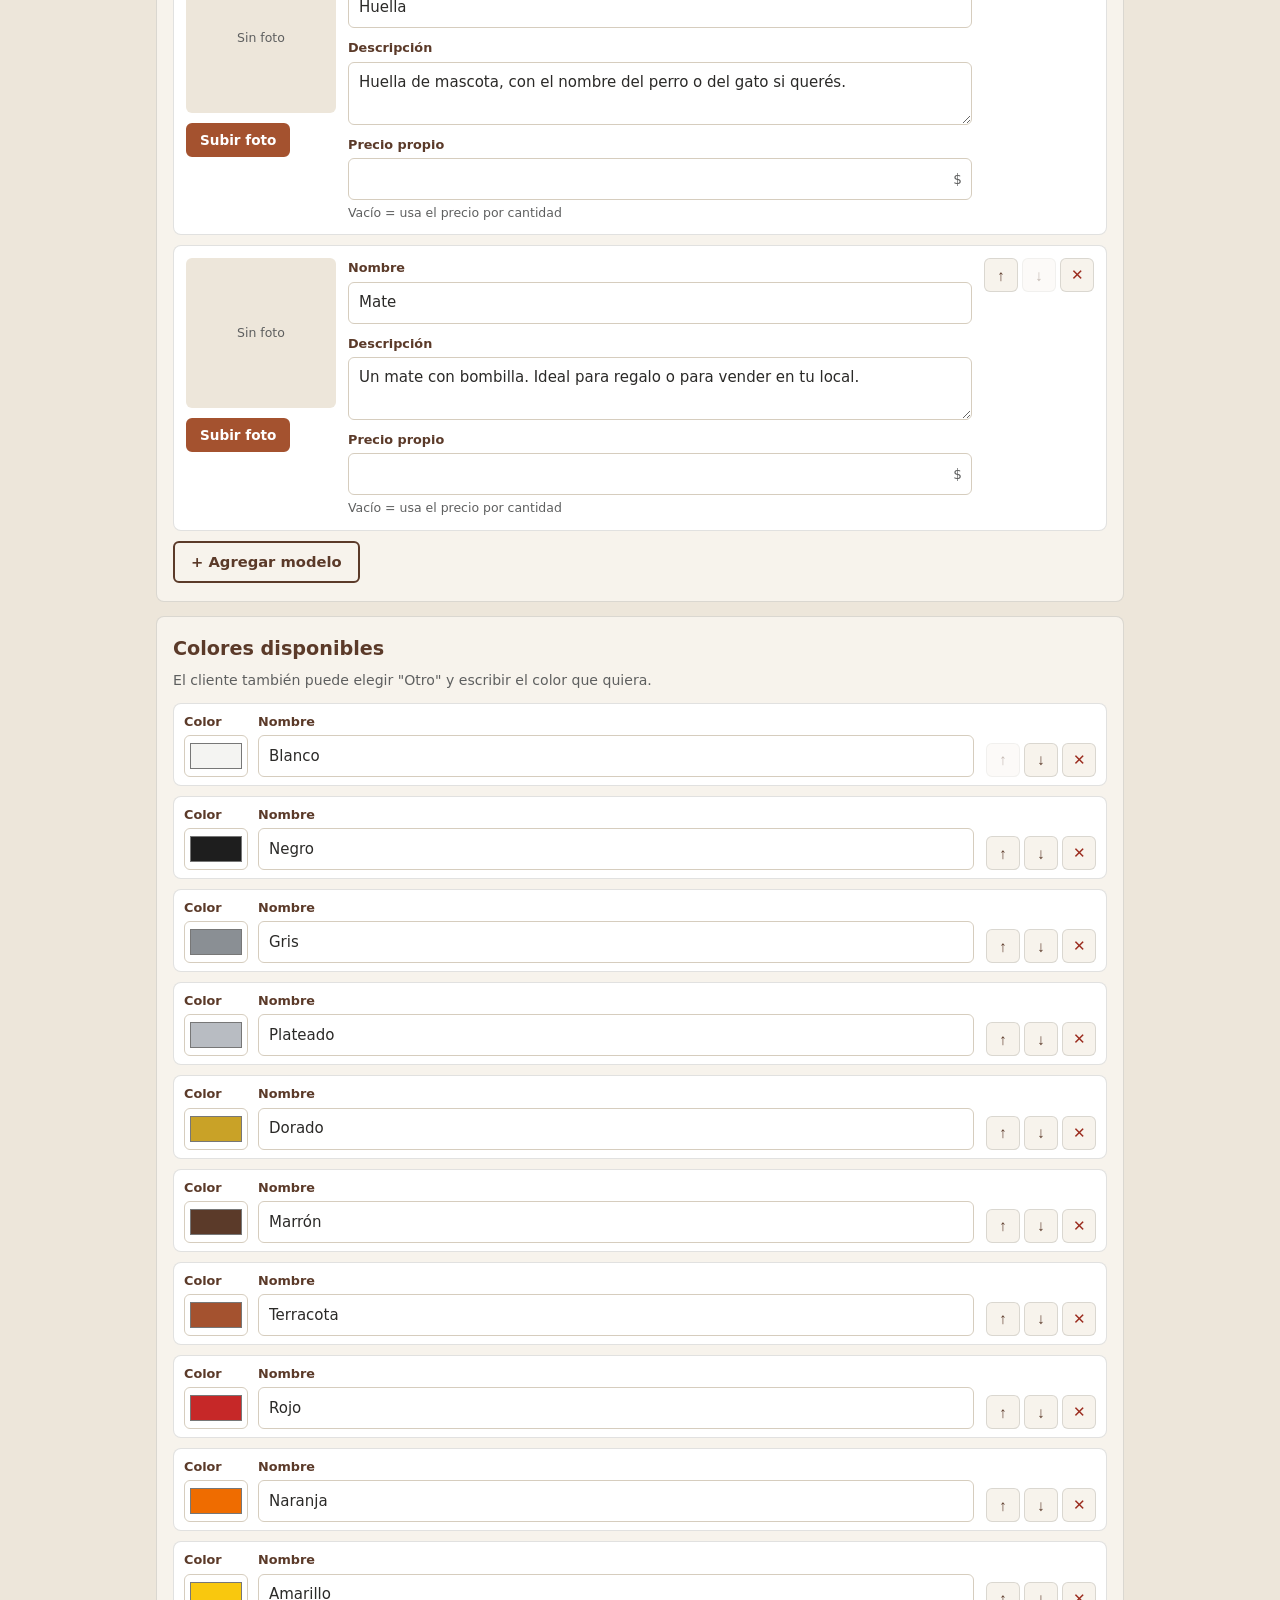
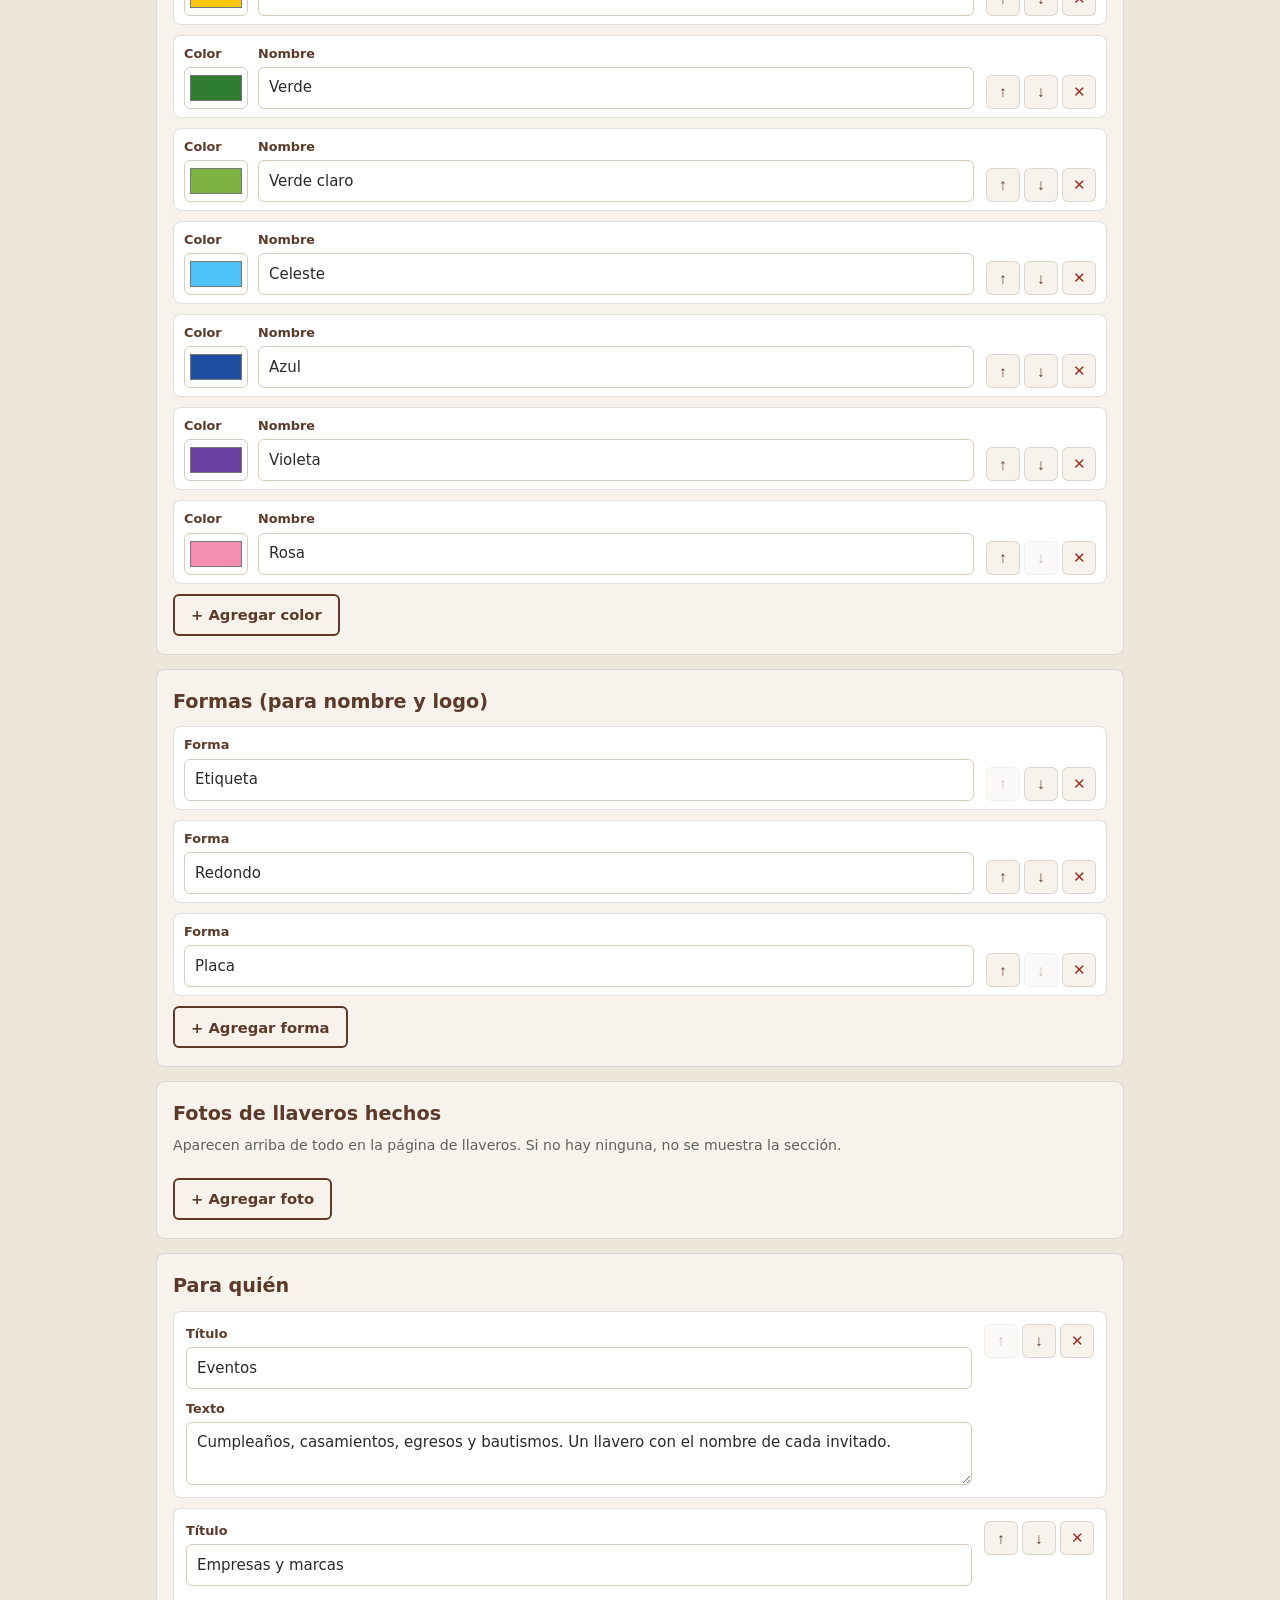
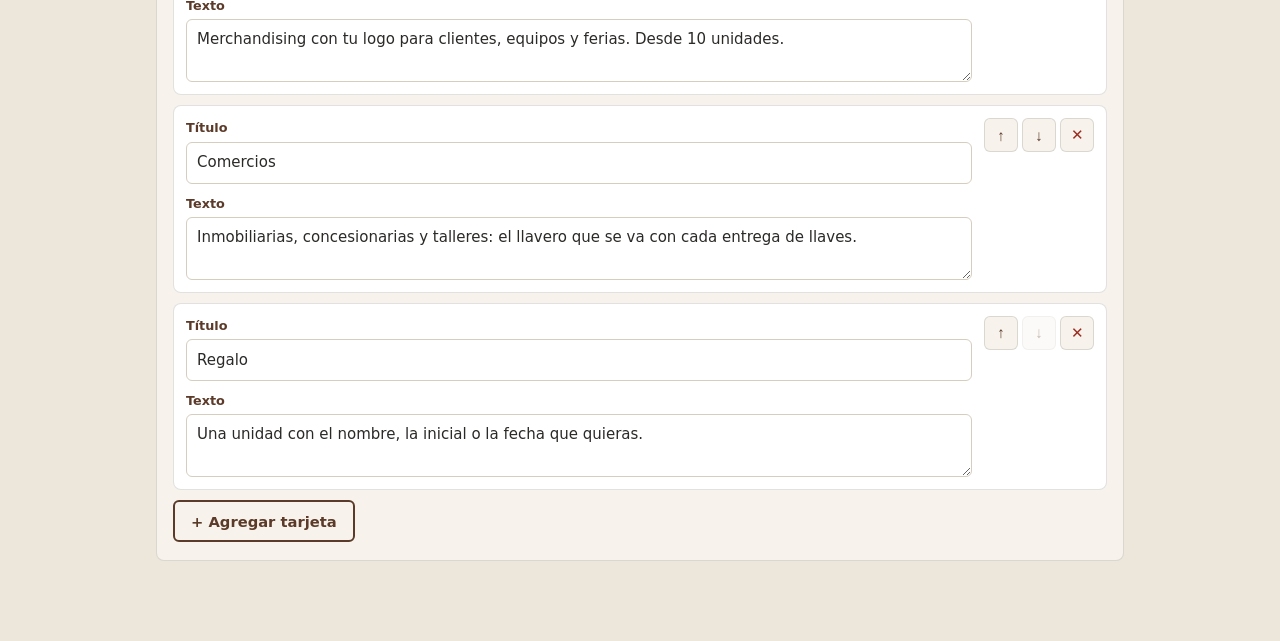
<file: admin.html>
<!doctype html>
<html lang="es-AR">
<head>
  <meta charset="utf-8">
  <meta name="viewport" content="width=device-width, initial-scale=1">
  <meta http-equiv="Content-Security-Policy" content="default-src 'self'; style-src 'self' 'unsafe-inline' https://fonts.googleapis.com; font-src https://fonts.gstatic.com; img-src 'self' data: blob:; object-src 'none'; base-uri 'self'; form-action 'none'; upgrade-insecure-requests; script-src 'self'; connect-src 'self' https://api.github.com">
  <meta name="referrer" content="strict-origin-when-cross-origin">
  <meta name="robots" content="noindex, nofollow">
  <title>Panel DepthCo</title>
  <link rel="icon" href="img/favicon.svg" type="image/svg+xml">
  <link rel="preconnect" href="https://fonts.googleapis.com">
  <link rel="preconnect" href="https://fonts.gstatic.com" crossorigin>
  <link href="https://fonts.googleapis.com/css2?family=Inter:wght@400;500;600;700&family=Space+Grotesk:wght@600;700&display=swap" rel="stylesheet">
  <link rel="stylesheet" href="admin.css">
  <script src="motion.js"></script>
</head>
<body>
  <header class="bar">
    <div class="bar__inner">
      <img src="img/logo-claro.svg" alt="DepthCo" width="115" height="32">
      <span class="bar__title">Panel</span>
      <span class="estado" id="estado" role="status"></span>
      <button type="button" class="btn btn--save" id="guardar" disabled>Guardar cambios</button>
    </div>
    <nav class="tabs" role="tablist" aria-label="Secciones del panel">
      <button type="button" role="tab" class="tab" data-tab="llaveros" aria-selected="true">Llaveros</button>
      <button type="button" role="tab" class="tab" data-tab="lamparas" aria-selected="false">Lámparas</button>
      <button type="button" role="tab" class="tab" data-tab="repuestos" aria-selected="false">Precios de repuestos</button>
      <button type="button" role="tab" class="tab" data-tab="conexion" aria-selected="false">Conexión</button>
    </nav>
  </header>

  <main class="main">
    <div class="aviso" id="aviso" hidden></div>
    <section class="panel" id="panel-llaveros" role="tabpanel"></section>
    <section class="panel" id="panel-lamparas" role="tabpanel" hidden></section>
    <section class="panel" id="panel-repuestos" role="tabpanel" hidden></section>
    <section class="panel" id="panel-conexion" role="tabpanel" hidden>
      <div class="card">
        <h2>Conexión con GitHub</h2>
        <p>Para que el botón <strong>Guardar cambios</strong> publique directo en la web, el panel necesita permiso para escribir en tu repositorio. Esto se configura una sola vez en cada dispositivo (compu o celular).</p>
        <ol class="pasos">
          <li>Entrá a <a href="https://github.com/settings/personal-access-tokens/new" target="_blank" rel="noopener">github.com → Settings → Developer settings → Fine-grained tokens → Generate new token</a>.</li>
          <li>En <em>Repository access</em> elegí <strong>Only select repositories</strong> y marcá el repo de la web.</li>
          <li>En <em>Permissions → Repository permissions → Contents</em> elegí <strong>Read and write</strong>.</li>
          <li>Generalo, copialo y pegalo acá abajo junto con tu usuario y el nombre del repo.</li>
        </ol>
        <div class="grid2">
          <label class="f"><span>Usuario u organización de GitHub</span><input type="text" id="gh-owner" autocomplete="off" placeholder="ej. depthco"></label>
          <label class="f"><span>Nombre del repositorio</span><input type="text" id="gh-repo" autocomplete="off" placeholder="ej. depthco.github.io"></label>
          <label class="f"><span>Rama</span><input type="text" id="gh-branch" autocomplete="off" value="main"></label>
          <label class="f"><span>Token</span><input type="password" id="gh-token" autocomplete="off" placeholder="github_pat_…"></label>
        </div>
        <div class="acciones">
          <button type="button" class="btn" id="gh-probar">Guardar y probar conexión</button>
          <button type="button" class="btn btn--ghost" id="gh-olvidar">Olvidar en este dispositivo</button>
        </div>
        <p class="nota" id="gh-resultado" role="status"></p>
        <p class="nota">El token queda guardado solo en este navegador. No lo compartas: con él se puede modificar la web.</p>
      </div>
      <div class="card">
        <h2>Sin conexión</h2>
        <p>Si preferís no conectar GitHub, podés descargar los archivos con tus cambios y subirlos a mano al repo (en GitHub: <em>Add file → Upload files</em>, en la misma carpeta).</p>
        <div class="acciones">
          <button type="button" class="btn btn--ghost" id="descargar-catalogo">Descargar data/catalogo.json</button>
          <button type="button" class="btn btn--ghost" id="descargar-config">Descargar config.js</button>
        </div>
        <p class="nota">Las fotos solo se pueden subir desde el panel con la conexión activa. Sin conexión, subilas a la carpeta <code>img/productos/</code> y escribí la ruta en el campo de la foto.</p>
      </div>
    </section>
  </main>

  <script src="config.js"></script>
  <script src="catalogo-datos.js"></script>
  <script src="admin.js"></script>
</body>
</html>
</file>
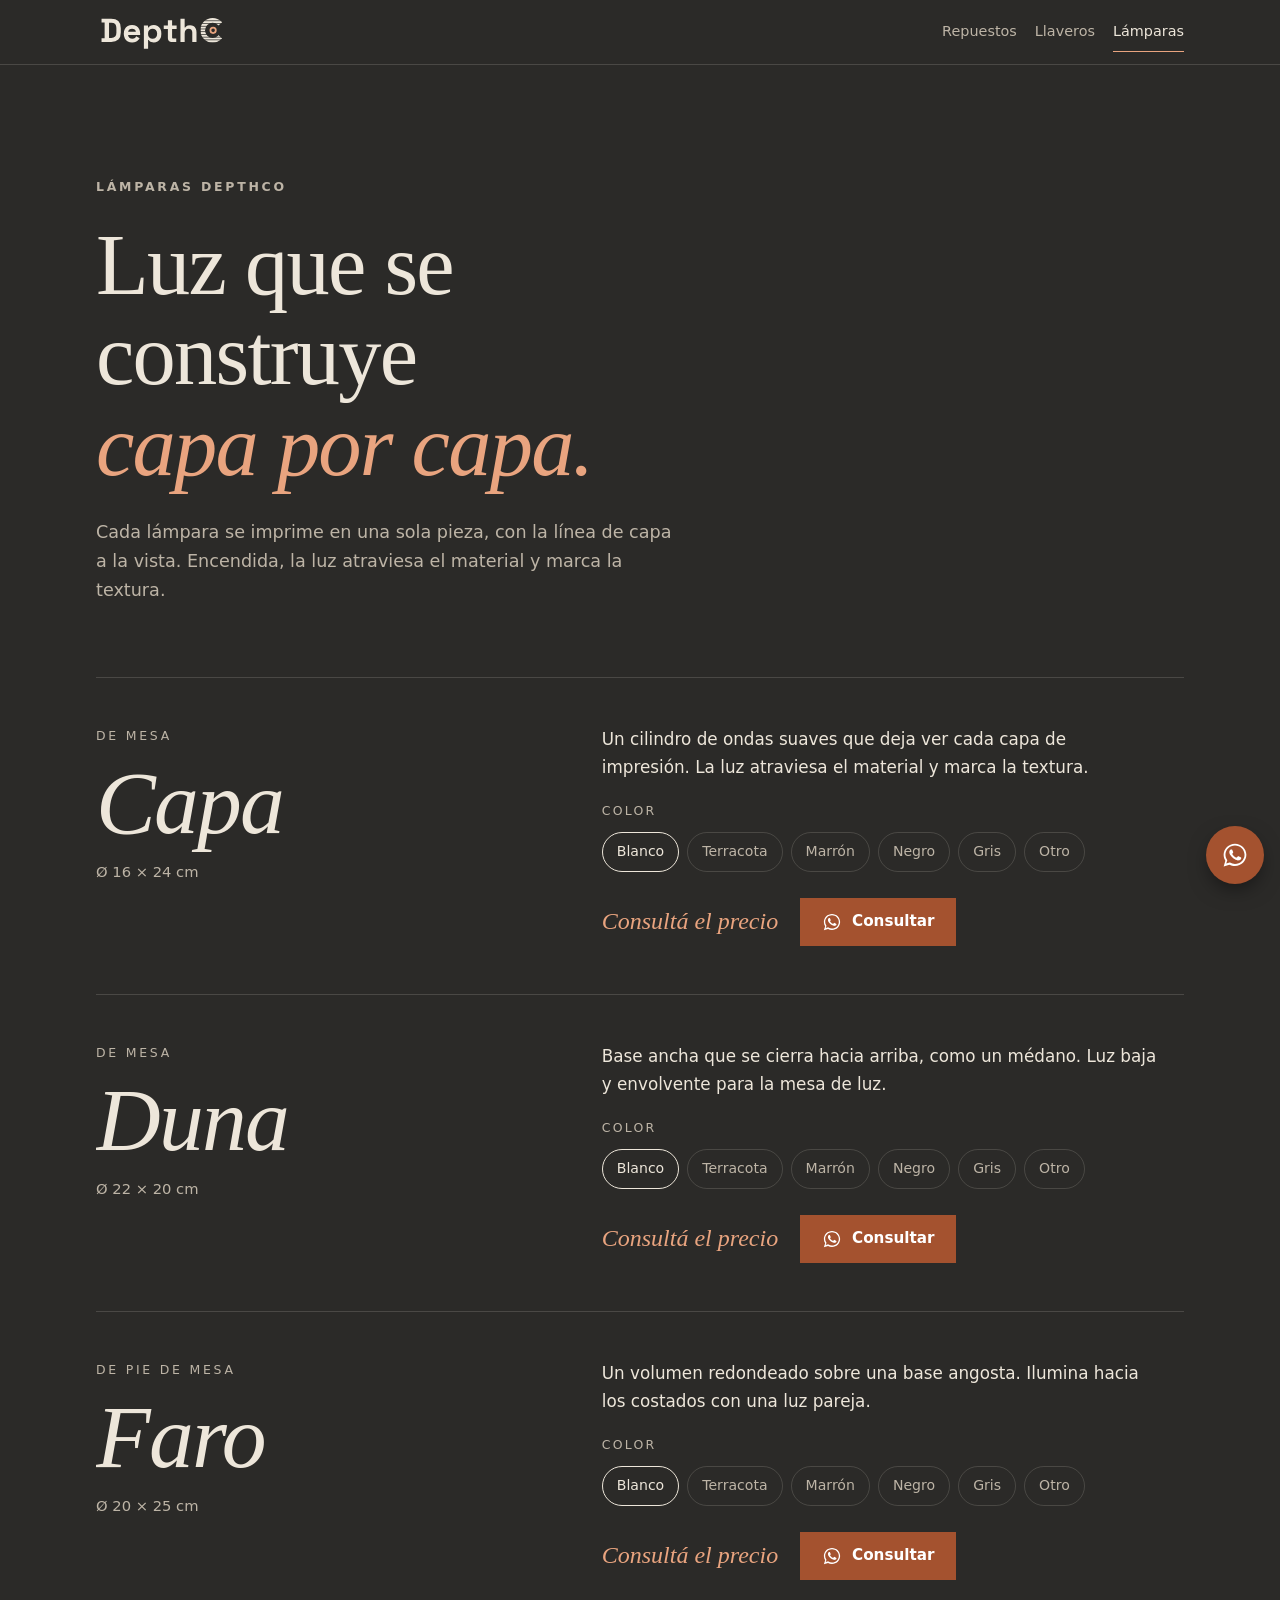
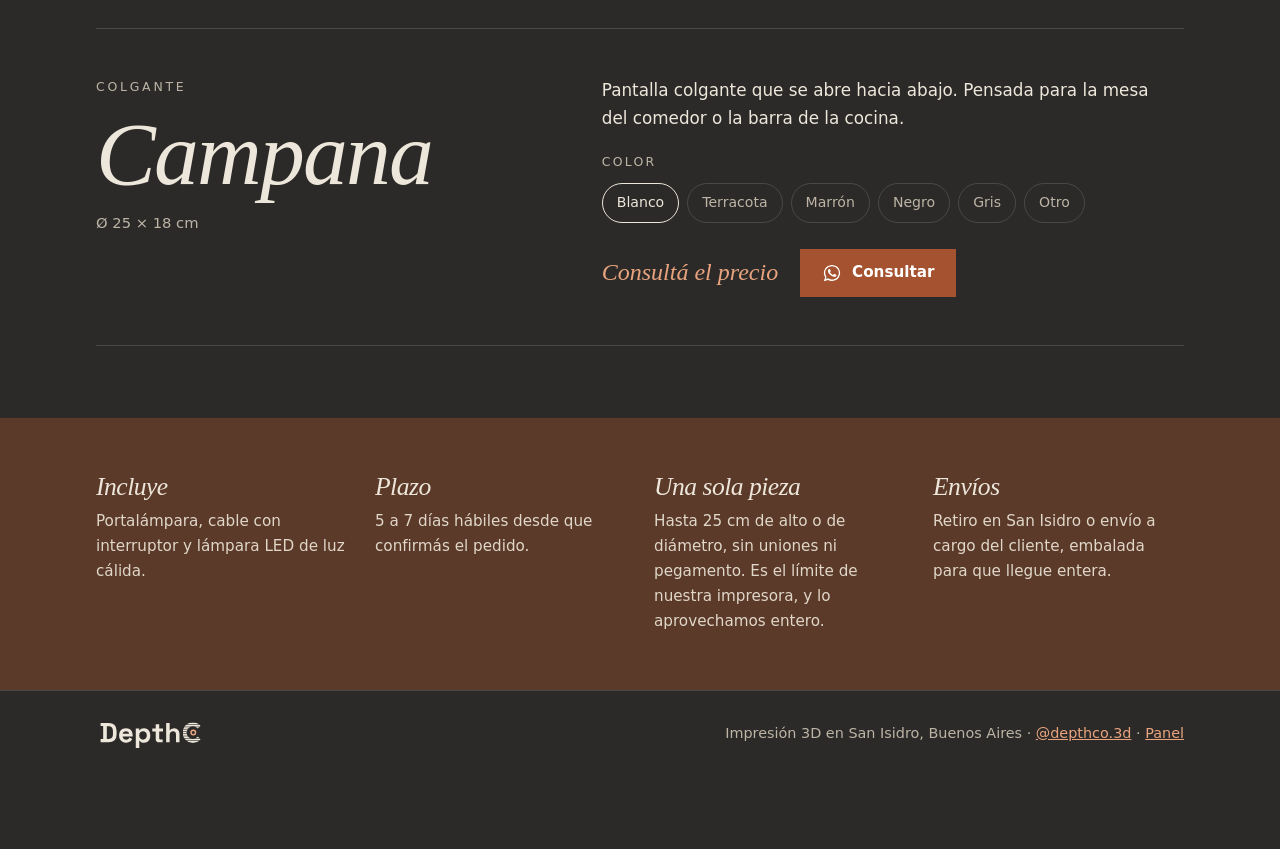
<file: lamparas.html>
<!doctype html>
<html lang="es-AR">
<head>
  <meta charset="utf-8">
  <meta name="viewport" content="width=device-width, initial-scale=1">
  <meta http-equiv="Content-Security-Policy" content="default-src 'self'; style-src 'self' 'unsafe-inline' https://fonts.googleapis.com; font-src https://fonts.gstatic.com; img-src 'self' data: blob:; object-src 'none'; base-uri 'self'; form-action 'none'; upgrade-insecure-requests; script-src 'self'; connect-src 'self'">
  <meta name="referrer" content="strict-origin-when-cross-origin">
  <title>Lámparas — DepthCo</title>
  <meta name="description" content="Lámparas impresas en 3D, capa por capa. Modelos de mesa y colgantes en colores cálidos. Hechas en San Isidro, Buenos Aires.">
  <meta name="theme-color" content="#2B2A28">
  <link rel="icon" href="img/favicon.svg" type="image/svg+xml">
  <link rel="apple-touch-icon" href="img/marca/avatar-instagram.png">
  <meta property="og:type" content="website">
  <meta property="og:url" content="https://depthco.github.io/lamparas.html">
  <meta property="og:locale" content="es_AR">
  <meta property="og:site_name" content="DepthCo">
  <meta property="og:title" content="Lámparas — DepthCo">
  <meta property="og:description" content="Luz que se construye capa por capa. Lámparas impresas en 3D en San Isidro.">
  <meta property="og:image" content="https://depthco.github.io/img/og-image.png">
  <link rel="preconnect" href="https://fonts.googleapis.com">
  <link rel="preconnect" href="https://fonts.gstatic.com" crossorigin>
  <link href="https://fonts.googleapis.com/css2?family=Fraunces:opsz,wght@9..144,300;9..144,400;9..144,600&family=Inter:wght@400;500;600&display=swap" rel="stylesheet">
  <link rel="stylesheet" href="lamparas.css">
  <script src="motion.js"></script>
</head>
<body>
  <a class="skip" href="#main">Saltar al contenido</a>

  <header class="top" data-nav>
    <div class="wrap top__inner">
      <a class="top__logo" href="index.html" aria-label="DepthCo, inicio">
        <img src="img/logo-claro.svg" alt="DepthCo" width="144" height="40">
      </a>
      <nav class="top__nav" aria-label="Productos">
        <a href="index.html">Repuestos</a>
        <a href="llaveros.html">Llaveros</a>
        <a href="lamparas.html" aria-current="page">Lámparas</a>
      </nav>
    </div>
  </header>

  <main id="main">
    <section class="intro">
      <div class="wrap intro-in">
        <p class="eyebrow">Lámparas DepthCo</p>
        <h1>Luz que se construye <em>capa por capa.</em></h1>
        <p class="intro__lead">Cada lámpara se imprime en una sola pieza, con la línea de capa a la vista. Encendida, la luz atraviesa el material y marca la textura.</p>
      </div>
    </section>

    <section class="coleccion" aria-label="Modelos">
      <div class="wrap">
        <div class="lista" id="lamparas"></div>
      </div>
    </section>

    <section class="datos">
      <div class="wrap datos__grid build">
        <div>
          <h2>Incluye</h2>
          <p id="dato-incluye"></p>
        </div>
        <div>
          <h2>Plazo</h2>
          <p id="dato-plazo"></p>
        </div>
        <div>
          <h2>Una sola pieza</h2>
          <p>Hasta 25 cm de alto o de diámetro, sin uniones ni pegamento. Es el límite de nuestra impresora, y lo aprovechamos entero.</p>
        </div>
        <div>
          <h2>Envíos</h2>
          <p>Retiro en San Isidro o envío a cargo del cliente, embalada para que llegue entera.</p>
        </div>
      </div>
    </section>
  </main>

  <footer class="foot">
    <div class="wrap foot__inner">
      <img src="img/logo-claro.svg" alt="DepthCo" width="108" height="30">
      <p>Impresión 3D en San Isidro, Buenos Aires · <a href="https://www.instagram.com/depthco.3d/" target="_blank" rel="noopener">@depthco.3d</a> · <a href="admin.html">Panel</a></p>
    </div>
    <a class="wa-float" href="https://wa.me/541161191201" target="_blank" rel="noopener" aria-label="Escribinos por WhatsApp">
      <svg viewBox="0 0 32 32" width="28" height="28" aria-hidden="true" focusable="false"><use href="#ico-wa"/></svg>
    </a>
  </footer>

  <svg width="0" height="0" style="position:absolute" aria-hidden="true" focusable="false">
    <symbol id="ico-wa" viewBox="0 0 32 32"><path fill="currentColor" d="M16 3C8.8 3 3 8.7 3 15.8c0 2.5.7 4.8 2 6.8L3 29l6.6-2c1.9 1 4.1 1.6 6.4 1.6 7.2 0 13-5.7 13-12.8S23.2 3 16 3zm0 23.3c-2 0-4-.6-5.7-1.6l-.4-.2-3.9 1.2 1.2-3.8-.3-.4c-1.2-1.7-1.8-3.7-1.8-5.7C5.1 9.9 10 5.2 16 5.2s10.9 4.7 10.9 10.6S22 26.3 16 26.3zm6-7.9c-.3-.2-1.9-1-2.2-1-.3-.1-.5-.2-.7.2-.2.3-.8 1-1 1.2-.2.2-.4.2-.7.1-.3-.2-1.4-.5-2.6-1.6-1-.9-1.6-1.9-1.8-2.2-.2-.3 0-.5.1-.7l.5-.6c.2-.2.2-.3.3-.6.1-.2 0-.4 0-.6l-1-2.4c-.3-.6-.5-.5-.7-.5h-.6c-.2 0-.6.1-.9.4-.3.3-1.2 1.1-1.2 2.8s1.2 3.2 1.4 3.4c.2.2 2.4 3.6 5.8 5 .8.3 1.4.5 1.9.7.8.3 1.5.2 2.1.1.6-.1 1.9-.8 2.2-1.5.3-.7.3-1.4.2-1.5-.1-.2-.3-.3-.7-.5z"/></symbol>
  </svg>

  <script src="config.js"></script>
  <script src="catalogo-datos.js"></script>
  <script src="lamparas.js"></script>
</body>
</html>
</file>
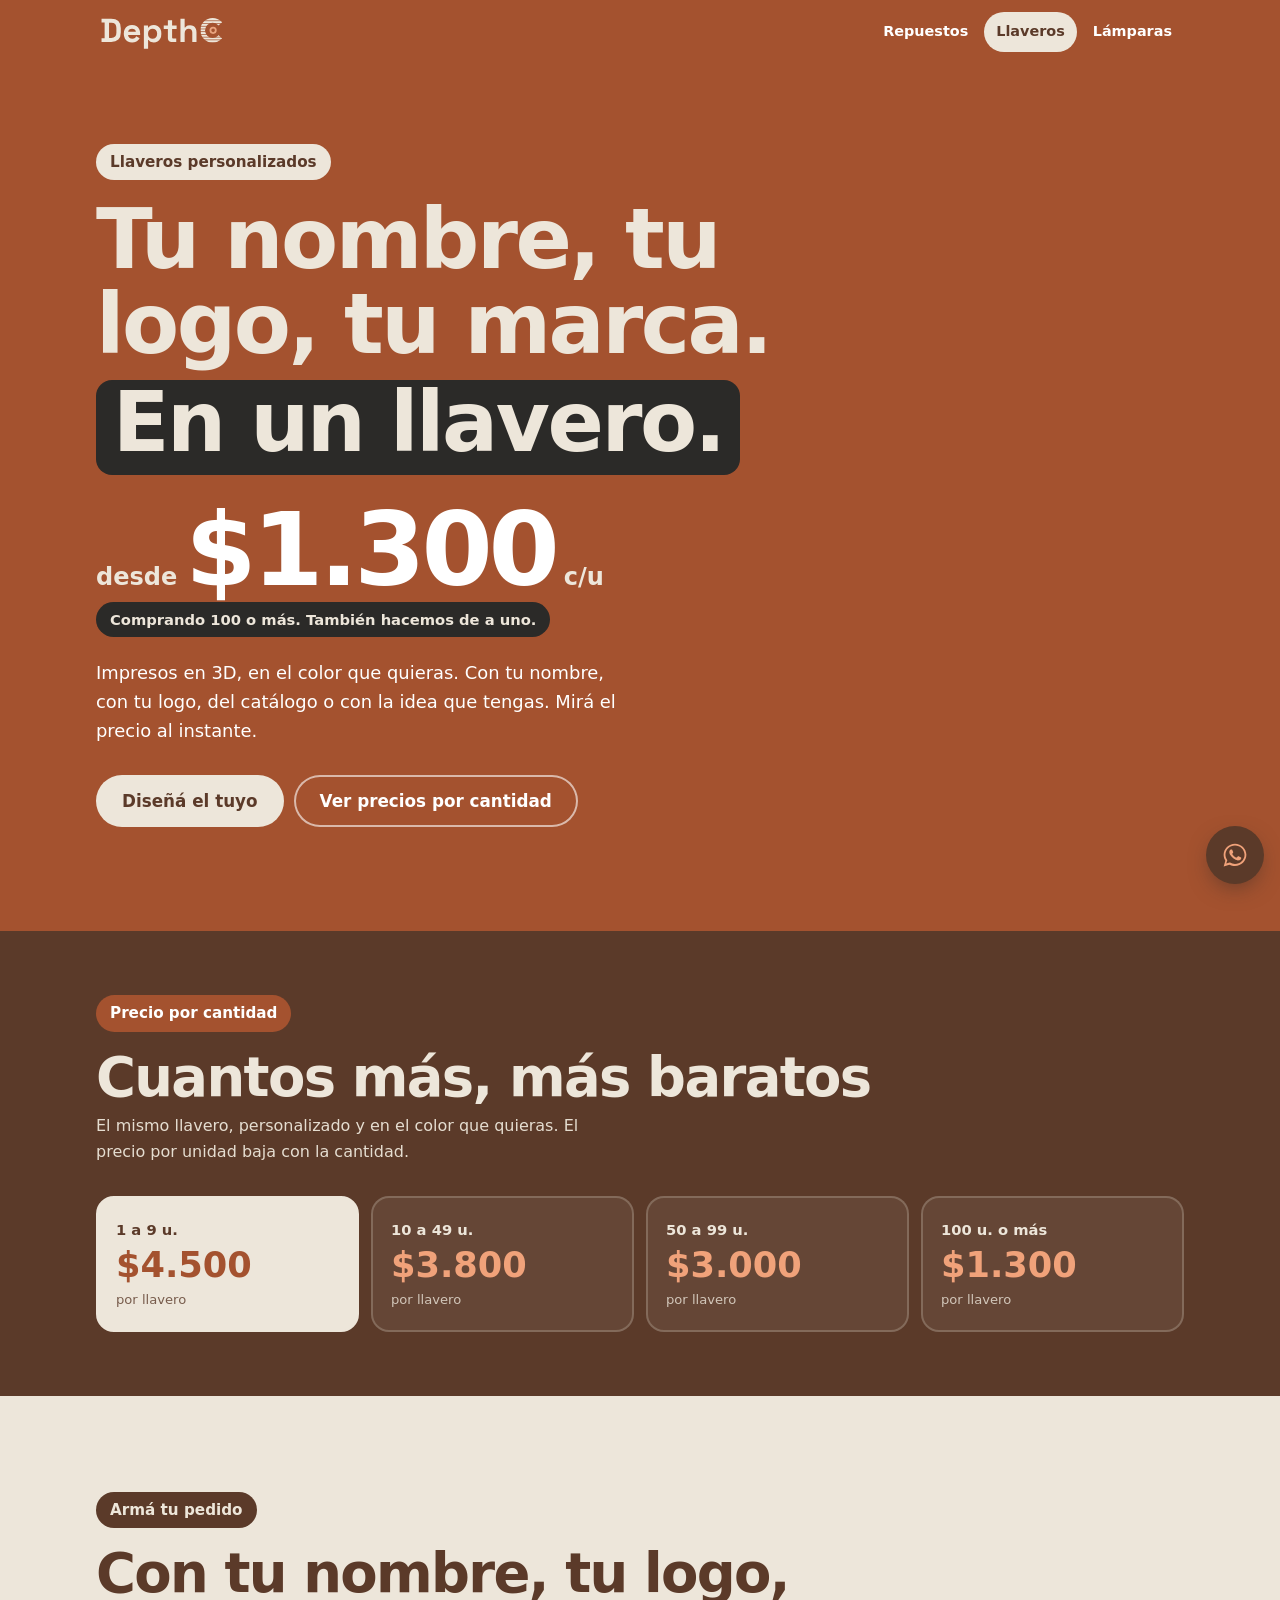
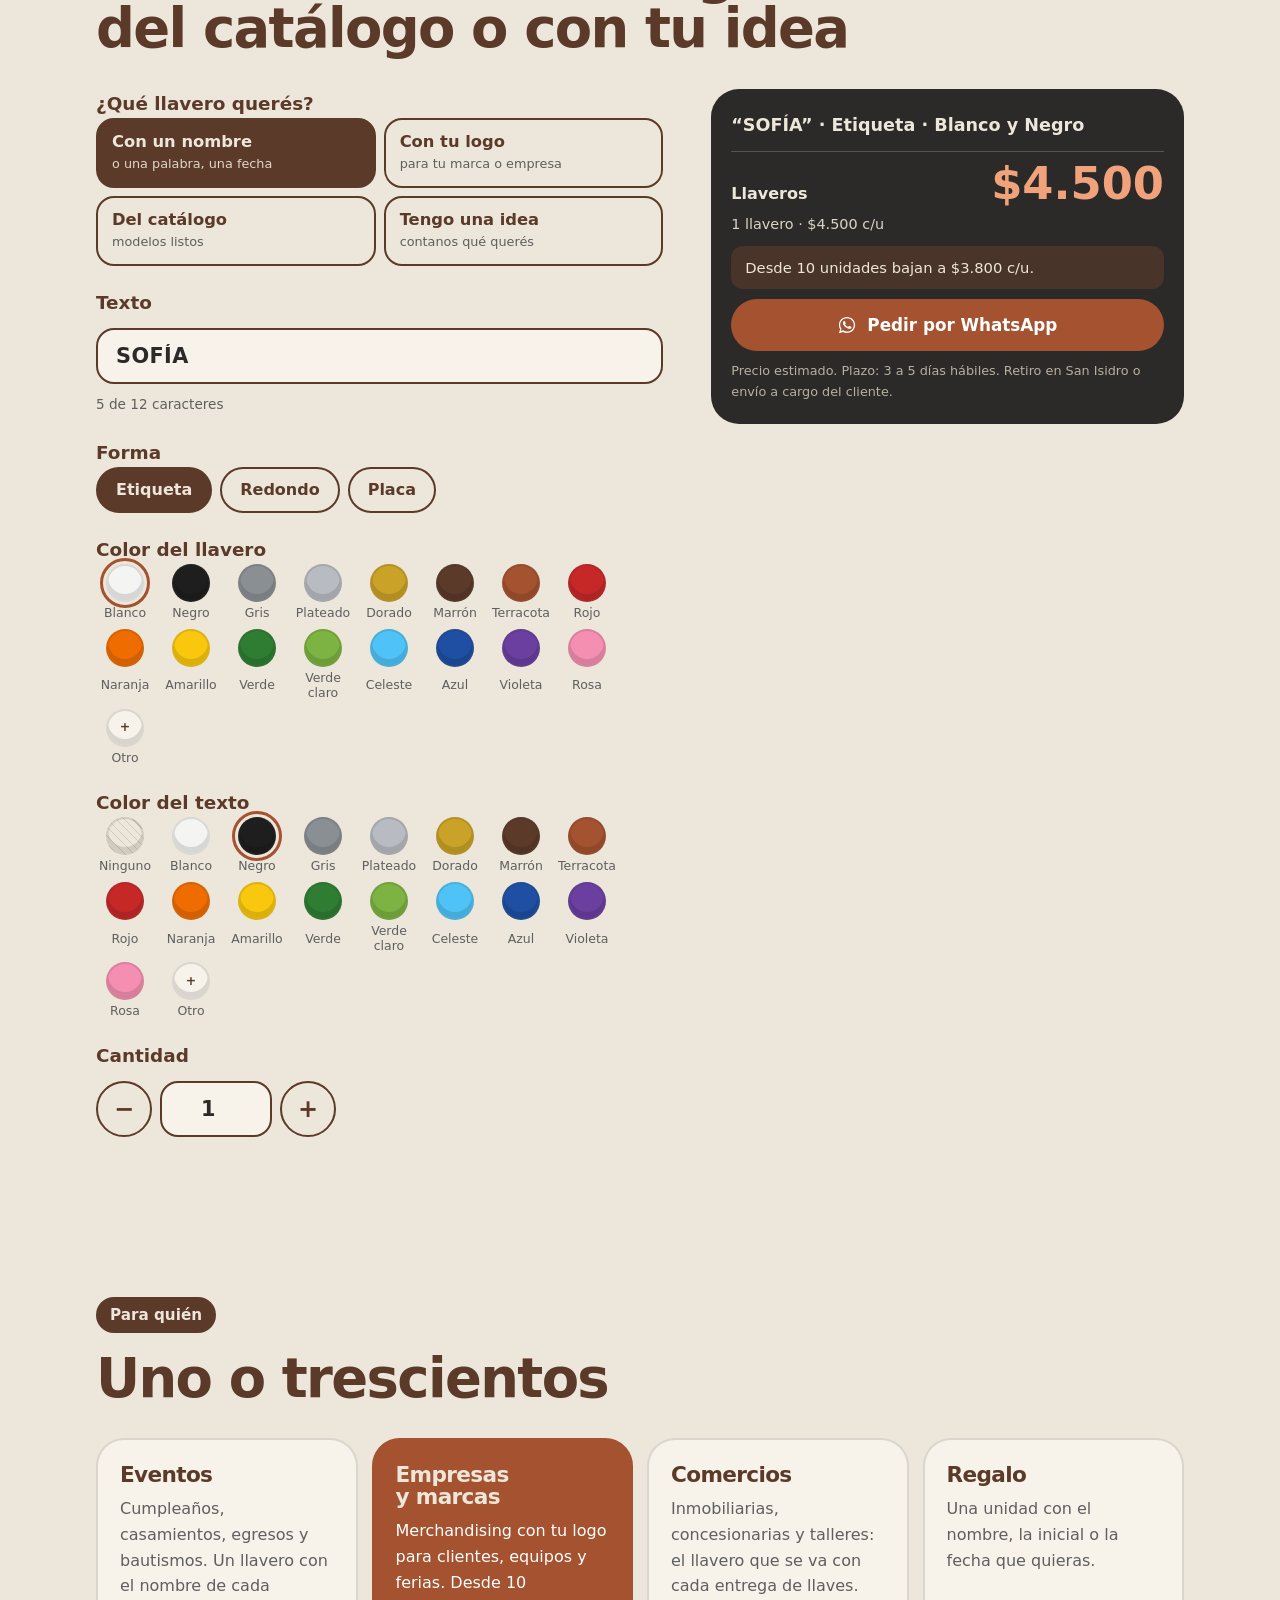
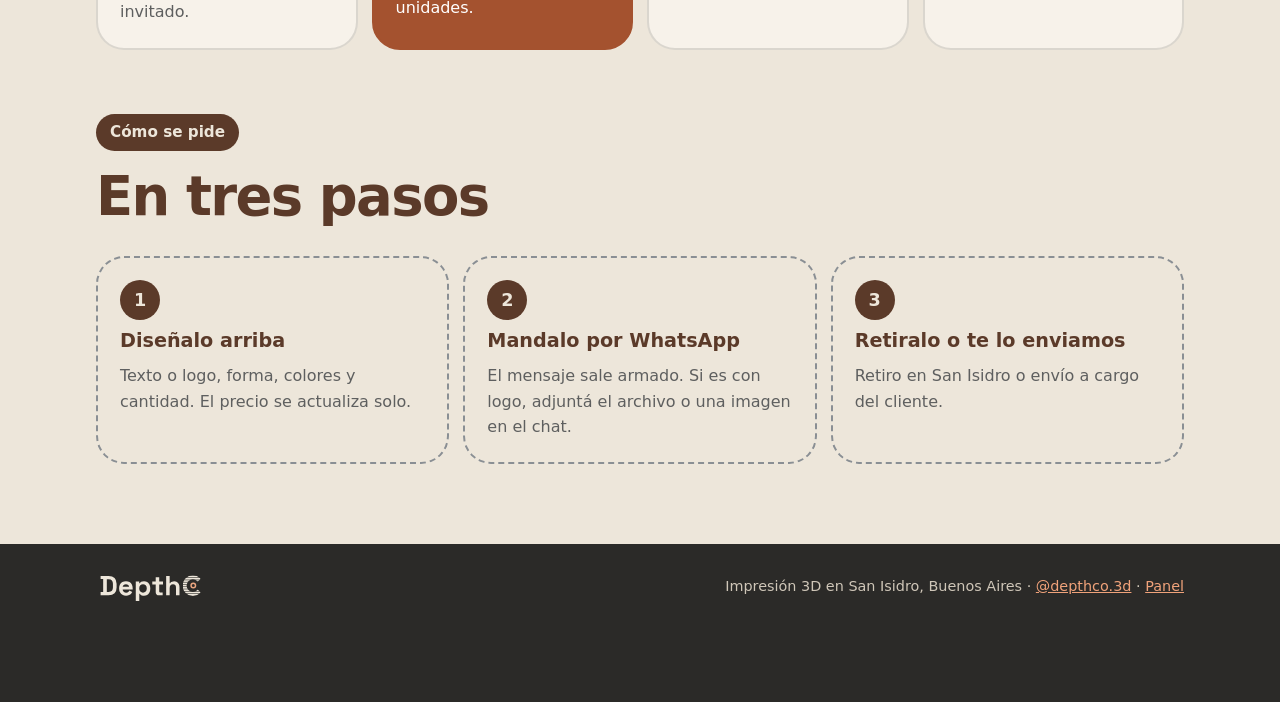
<file: llaveros.html>
<!doctype html>
<html lang="es-AR">
<head>
  <meta charset="utf-8">
  <meta name="viewport" content="width=device-width, initial-scale=1">
  <meta http-equiv="Content-Security-Policy" content="default-src 'self'; style-src 'self' 'unsafe-inline' https://fonts.googleapis.com; font-src https://fonts.gstatic.com; img-src 'self' data: blob:; object-src 'none'; base-uri 'self'; form-action 'none'; upgrade-insecure-requests; script-src 'self'; connect-src 'self'">
  <meta name="referrer" content="strict-origin-when-cross-origin">
  <title>Llaveros personalizados — DepthCo</title>
  <meta name="description" content="Llaveros personalizados impresos en 3D con tu nombre o tu logo. Para eventos, empresas y comercios. Diseñalo y mirá el precio al instante. San Isidro, Buenos Aires.">
  <meta name="theme-color" content="#A4522F">
  <link rel="icon" href="img/favicon.svg" type="image/svg+xml">
  <link rel="apple-touch-icon" href="img/marca/avatar-instagram.png">
  <meta property="og:type" content="website">
  <meta property="og:url" content="https://depthco.github.io/llaveros.html">
  <meta property="og:locale" content="es_AR">
  <meta property="og:site_name" content="DepthCo">
  <meta property="og:title" content="Llaveros personalizados — DepthCo">
  <meta property="og:description" content="Con tu nombre o tu logo. Diseñalo y mirá el precio al instante.">
  <meta property="og:image" content="https://depthco.github.io/img/og-image.png">
  <link rel="preconnect" href="https://fonts.googleapis.com">
  <link rel="preconnect" href="https://fonts.gstatic.com" crossorigin>
  <link href="https://fonts.googleapis.com/css2?family=Bricolage+Grotesque:opsz,wght@12..96,500;12..96,700;12..96,800&family=Inter:wght@400;500;600&display=swap" rel="stylesheet">
  <link rel="stylesheet" href="llaveros.css">
  <script src="motion.js"></script>
</head>
<body>
  <a class="skip" href="#main">Saltar al contenido</a>

  <header class="top" data-nav>
    <div class="wrap top__inner">
      <a class="top__logo" href="index.html" aria-label="DepthCo, inicio">
        <img src="img/logo-claro.svg" alt="DepthCo" width="144" height="40">
      </a>
      <nav class="top__nav" aria-label="Productos">
        <a href="index.html">Repuestos</a>
        <a href="llaveros.html" aria-current="page">Llaveros</a>
        <a href="lamparas.html">Lámparas</a>
      </nav>
    </div>
  </header>

  <main id="main">
    <section class="hero">
      <div class="wrap hero__inner">
        <div class="hero__text intro-in">
          <p class="kicker">Llaveros personalizados</p>
          <h1>Tu nombre, tu logo, tu marca.<br><span>En un llavero.</span></h1>
          <p class="hero__precio"><small>desde</small> <strong id="ll-desde">$1.300</strong> <small>c/u</small></p>
          <p class="hero__precio-nota" id="ll-desde-nota">Comprando 100 o más. También hacemos de a uno.</p>
          <p class="hero__lead">Impresos en 3D, en el color que quieras. Con tu nombre, con tu logo, del catálogo o con la idea que tengas. Mirá el precio al instante.</p>
          <div class="hero__ctas">
            <a class="pill pill--light magnetic" href="#disenar">Diseñá el tuyo</a>
            <a class="pill pill--line" href="#precios">Ver precios por cantidad</a>
          </div>
        </div>
      </div>
    </section>

    <section class="fotos" id="ll-fotos-sec" hidden aria-label="Llaveros hechos">
      <div class="wrap fotos__grid" id="ll-fotos"></div>
    </section>

    <section class="tiers" id="precios">
      <div class="wrap">
        <header class="head">
          <p class="reveal kicker">Precio por cantidad</p>
          <h2 data-split>Cuantos más, más baratos</h2>
          <p class="tiers__lead reveal">El mismo llavero, personalizado y en el color que quieras. El precio por unidad baja con la cantidad.</p>
        </header>
        <ol class="tiers__list" id="ll-tiers"></ol>
      </div>
    </section>

    <section id="disenar" class="studio">
      <div class="wrap">
        <header class="head">
          <p class="reveal kicker kicker--dark">Armá tu pedido</p>
          <h2 data-split>Con tu nombre, tu logo, del catálogo o con tu idea</h2>
        </header>
        <p class="studio__error" id="ll-error" hidden>No pudimos cargar el catálogo. Escribinos por WhatsApp y te pasamos opciones y precios.</p>
        <form class="studio__grid" id="form-llavero" novalidate>
          <div class="studio__controls">
            <fieldset class="ctrl">
              <legend class="ctrl__label">¿Qué llavero querés?</legend>
              <div class="modos">
                <label class="modo"><input type="radio" name="modo" value="nombre" checked><span><strong>Con un nombre</strong><small>o una palabra, una fecha</small></span></label>
                <label class="modo"><input type="radio" name="modo" value="logo"><span><strong>Con tu logo</strong><small>para tu marca o empresa</small></span></label>
                <label class="modo"><input type="radio" name="modo" value="catalogo"><span><strong>Del catálogo</strong><small>modelos listos</small></span></label>
                <label class="modo"><input type="radio" name="modo" value="idea"><span><strong>Tengo una idea</strong><small>contanos qué querés</small></span></label>
              </div>
            </fieldset>

            <div class="ctrl" data-modo="nombre">
              <label class="ctrl__label" for="ll-texto">Texto</label>
              <input type="text" id="ll-texto" name="texto" autocomplete="off" spellcheck="false">
              <p class="ctrl__hint" id="ll-texto-hint"></p>
            </div>

            <div class="ctrl" data-modo="logo">
              <p class="ctrl__note">Después de tocar el botón, mandanos el logo por WhatsApp (imagen o archivo). El diseño del logo se cobra una sola vez: si después pedís más, pagás solo los llaveros.</p>
            </div>

            <fieldset class="ctrl" data-modo="catalogo">
              <legend class="ctrl__label">Elegí el modelo</legend>
              <div class="modelos" id="ll-modelos"></div>
            </fieldset>

            <div class="ctrl" data-modo="idea">
              <label class="ctrl__label" for="ll-idea">Contanos tu idea</label>
              <textarea id="ll-idea" name="idea" rows="3" placeholder="Ej.: el escudo de mi club, la silueta de mi moto, un personaje"></textarea>
              <p class="ctrl__hint">No cobramos diseño. Si tenés una imagen de referencia, mandala por WhatsApp.</p>
            </div>

            <fieldset class="ctrl" data-modo="nombre logo">
              <legend class="ctrl__label">Forma</legend>
              <div class="chips" id="ll-formas"></div>
            </fieldset>

            <fieldset class="ctrl">
              <legend class="ctrl__label">Color del llavero</legend>
              <div class="swatches" id="ll-color1"></div>
              <input type="text" class="otro" id="ll-color1-otro" placeholder="Escribí el color que quieras" hidden aria-label="Otro color del llavero">
            </fieldset>

            <fieldset class="ctrl">
              <legend class="ctrl__label" id="ll-color2-label">Color del texto</legend>
              <div class="swatches" id="ll-color2"></div>
              <input type="text" class="otro" id="ll-color2-otro" placeholder="Escribí el color que quieras" hidden aria-label="Otro segundo color">
            </fieldset>

            <div class="ctrl ctrl--qty">
              <label class="ctrl__label" for="ll-cantidad">Cantidad</label>
              <div class="qty">
                <button type="button" class="qty__btn" data-step="-1" aria-label="Restar una unidad">−</button>
                <input type="number" id="ll-cantidad" name="cantidad" min="1" step="1" value="1" inputmode="numeric">
                <button type="button" class="qty__btn" data-step="1" aria-label="Sumar una unidad">+</button>
              </div>
            </div>
          </div>

          <div class="studio__side build">
            <div class="ticket" aria-live="polite">
              <p class="ticket__resumen" id="ll-resumen"></p>
              <div class="ticket__row ticket__row--main">
                <span>Llaveros</span>
                <strong id="ll-total"></strong>
              </div>
              <p class="ticket__meta" id="ll-unit"></p>
              <div class="ticket__row" id="ll-logo-row" hidden>
                <span>Diseño del logo <small>se paga una sola vez</small></span>
                <strong id="ll-logo-precio"></strong>
              </div>
              <p class="ticket__alert" id="ll-alerta" hidden></p>
              <a class="pill pill--wa magnetic" id="ll-wa" href="#" target="_blank" rel="noopener">
                <svg viewBox="0 0 32 32" width="20" height="20" aria-hidden="true" focusable="false"><use href="#ico-wa"/></svg>
                Pedir por WhatsApp
              </a>
              <p class="ticket__fine" id="ll-fine"></p>
            </div>
          </div>
        </form>
      </div>
    </section>

    <section class="uses">
      <div class="wrap">
        <header class="head">
          <p class="reveal kicker kicker--dark">Para quién</p>
          <h2 data-split>Uno o trescientos</h2>
        </header>
        <div class="uses__grid" id="ll-usos"></div>
      </div>
    </section>

    <section class="how">
      <div class="wrap">
        <header class="head">
          <p class="reveal kicker kicker--dark">Cómo se pide</p>
          <h2 data-split>En tres pasos</h2>
        </header>
        <ol class="how__steps build">
          <li><strong>Diseñalo arriba</strong><span>Texto o logo, forma, colores y cantidad. El precio se actualiza solo.</span></li>
          <li><strong>Mandalo por WhatsApp</strong><span>El mensaje sale armado. Si es con logo, adjuntá el archivo o una imagen en el chat.</span></li>
          <li><strong>Retiralo o te lo enviamos</strong><span>Retiro en San Isidro o envío a cargo del cliente.</span></li>
        </ol>
      </div>
    </section>
  </main>

  <footer class="foot">
    <div class="wrap foot__inner">
      <img src="img/logo-claro.svg" alt="DepthCo" width="108" height="30">
      <p>Impresión 3D en San Isidro, Buenos Aires · <a href="https://www.instagram.com/depthco.3d/" target="_blank" rel="noopener">@depthco.3d</a> · <a href="admin.html">Panel</a></p>
    </div>
    <a class="wa-float" href="https://wa.me/541161191201" target="_blank" rel="noopener" aria-label="Escribinos por WhatsApp">
      <svg viewBox="0 0 32 32" width="28" height="28" aria-hidden="true" focusable="false"><use href="#ico-wa"/></svg>
    </a>
  </footer>

  <svg width="0" height="0" style="position:absolute" aria-hidden="true" focusable="false">
    <symbol id="ico-wa" viewBox="0 0 32 32"><path fill="currentColor" d="M16 3C8.8 3 3 8.7 3 15.8c0 2.5.7 4.8 2 6.8L3 29l6.6-2c1.9 1 4.1 1.6 6.4 1.6 7.2 0 13-5.7 13-12.8S23.2 3 16 3zm0 23.3c-2 0-4-.6-5.7-1.6l-.4-.2-3.9 1.2 1.2-3.8-.3-.4c-1.2-1.7-1.8-3.7-1.8-5.7C5.1 9.9 10 5.2 16 5.2s10.9 4.7 10.9 10.6S22 26.3 16 26.3zm6-7.9c-.3-.2-1.9-1-2.2-1-.3-.1-.5-.2-.7.2-.2.3-.8 1-1 1.2-.2.2-.4.2-.7.1-.3-.2-1.4-.5-2.6-1.6-1-.9-1.6-1.9-1.8-2.2-.2-.3 0-.5.1-.7l.5-.6c.2-.2.2-.3.3-.6.1-.2 0-.4 0-.6l-1-2.4c-.3-.6-.5-.5-.7-.5h-.6c-.2 0-.6.1-.9.4-.3.3-1.2 1.1-1.2 2.8s1.2 3.2 1.4 3.4c.2.2 2.4 3.6 5.8 5 .8.3 1.4.5 1.9.7.8.3 1.5.2 2.1.1.6-.1 1.9-.8 2.2-1.5.3-.7.3-1.4.2-1.5-.1-.2-.3-.3-.7-.5z"/></symbol>
  </svg>

  <script src="config.js"></script>
  <script src="catalogo-datos.js"></script>
  <script src="llaveros.js"></script>
</body>
</html>
</file>
<file: styles.css>
/* DepthCo — capa por capa. Paleta "Óxido — marrón industrial". Mobile first. */

:root {
  --ease: cubic-bezier(.22, 1, .36, 1);
  --hueso: #EDE6DA;
  --acero: #8A8F94;
  --oxido: #A4522F;
  --nogal: #5B3A29;
  --grafito: #2B2A28;

  --hueso-2: #E4DBCC;      /* hueso un tono más profundo para secciones alternas */
  --oxido-hover: #8E4426;
  --linea: rgba(43, 42, 40, 0.12);
  --linea-clara: rgba(237, 230, 218, 0.14);
  --texto-2: #5E5F5F;      /* acero oscurecido para texto secundario sobre hueso (contraste AA) */

  --f-titulo: "Space Grotesk", "Archivo", system-ui, sans-serif;
  --f-texto: "Inter", system-ui, -apple-system, "Segoe UI", sans-serif;

  --radio: 4px;
  --gutter: 16px;
  --max: 1120px;
}

*, *::before, *::after { box-sizing: border-box; }

html { scroll-behavior: smooth; -webkit-text-size-adjust: 100%; }

body {
  margin: 0;
  background: var(--hueso);
  color: var(--grafito);
  font-family: var(--f-texto);
  font-size: 16px;
  line-height: 1.6;
  overflow-x: hidden;
}

img, svg, canvas { display: block; max-width: 100%; }

h1, h2, h3 {
  font-family: var(--f-titulo);
  line-height: 1.12;
  letter-spacing: -0.015em;
  margin: 0 0 0.5em;
  color: var(--nogal);
}
h1 { font-size: clamp(2.1rem, 7vw, 4rem); font-weight: 700; }
h2 { font-size: clamp(1.7rem, 5vw, 2.6rem); font-weight: 600; }
h3 { font-size: 1.2rem; font-weight: 600; }
p { margin: 0 0 1em; }

a { color: var(--oxido); text-underline-offset: 3px; }
a:hover { color: var(--oxido-hover); }

:focus-visible { outline: 3px solid var(--oxido); outline-offset: 3px; }

.skip {
  position: absolute; left: -9999px; top: 0;
  background: var(--grafito); color: var(--hueso); padding: 10px 16px; z-index: 100;
}
.skip:focus { left: 8px; top: 8px; }

.visually-hidden {
  position: absolute !important; width: 1px; height: 1px; overflow: hidden;
  clip: rect(0 0 0 0); white-space: nowrap;
}

.wrap { width: 100%; max-width: var(--max); margin: 0 auto; padding: 0 var(--gutter); }
.wrap--narrow { max-width: 780px; }

.eyebrow {
  font-family: var(--f-titulo);
  font-size: 0.8rem;
  font-weight: 600;
  letter-spacing: 0.14em;
  text-transform: uppercase;
  color: var(--oxido);
  margin-bottom: 0.8em;
}
.eyebrow--light { color: #D98A62; }

/* Motivo "capa por capa": líneas horizontales finas */
.layers-bg {
  background-image: repeating-linear-gradient(to bottom, transparent 0 7px, var(--linea) 7px 8px);
}
.layer-rule {
  height: 9px; border: 0; margin: 0;
  background: repeating-linear-gradient(to bottom, var(--acero) 0 1px, transparent 1px 4px);
  opacity: 0.6;
}

/* ---------- Botones ---------- */
.btn {
  display: inline-flex; align-items: center; justify-content: center; gap: 8px;
  min-height: 48px; padding: 12px 22px;
  font-family: var(--f-titulo); font-weight: 600; font-size: 1rem;
  border-radius: var(--radio); border: 2px solid transparent;
  text-decoration: none; cursor: pointer;
  transition: background-color .2s, color .2s, border-color .2s, transform .2s;
}
.btn--primary { background: var(--oxido); color: #fff; }
.btn--primary:hover { background: var(--oxido-hover); color: #fff; }
.btn--ghost { border-color: var(--nogal); color: var(--nogal); background: transparent; }
.btn--ghost:hover { background: var(--nogal); color: var(--hueso); }
.btn--block { width: 100%; }
.btn[aria-disabled="true"] { opacity: .45; pointer-events: none; }

.badge {
  display: inline-block;
  background: var(--oxido); color: #fff;
  font-family: var(--f-titulo); font-weight: 600; font-size: .85rem;
  letter-spacing: .06em; text-transform: uppercase;
  padding: 4px 10px; border-radius: var(--radio);
}

/* ---------- Topbar ---------- */
.topbar {
  position: sticky; top: 0; z-index: 50;
  background: var(--hueso);
  border-bottom: 1px solid var(--linea);
}
.topbar__inner { display: flex; align-items: center; justify-content: space-between; min-height: 60px; }
.brand { text-decoration: none; }
.brand__text {
  font-family: var(--f-titulo); font-weight: 700; font-size: 1.45rem;
  color: var(--nogal); letter-spacing: -0.02em;
}
.brand__co { color: var(--oxido); }
.brand__text--light { color: var(--hueso); }
.brand img { height: 34px; width: auto; }

.nav-toggle {
  width: 44px; height: 44px; display: grid; place-content: center; gap: 5px;
  background: none; border: 0; cursor: pointer; padding: 0;
}
.nav-toggle span { display: block; width: 24px; height: 2px; background: var(--nogal); transition: transform .2s, opacity .2s; }
.nav-toggle[aria-expanded="true"] span:nth-child(1) { transform: translateY(7px) rotate(45deg); }
.nav-toggle[aria-expanded="true"] span:nth-child(2) { opacity: 0; }
.nav-toggle[aria-expanded="true"] span:nth-child(3) { transform: translateY(-7px) rotate(-45deg); }

.nav {
  position: absolute; left: 0; right: 0; top: 100%;
  display: none; flex-direction: column;
  background: var(--hueso); border-bottom: 1px solid var(--linea);
  padding: 8px var(--gutter) 16px;
}
.nav.is-open { display: flex; }
.nav a {
  color: var(--grafito); text-decoration: none; font-weight: 500;
  padding: 12px 0; border-bottom: 1px solid var(--linea);
}
.nav a:hover { color: var(--oxido); }
.nav__cta { color: var(--oxido) !important; font-weight: 600 !important; }

@media (min-width: 900px) {
  .nav-toggle { display: none; }
  .nav {
    position: static; display: flex; flex-direction: row; gap: 26px;
    background: none; border: 0; padding: 0;
  }
  .nav a { border: 0; padding: 6px 0; font-size: .95rem; }
}

/* ---------- Hero ---------- */
.hero { position: relative; overflow: hidden; padding: 56px 0 72px; }
.hero__inner { position: relative; z-index: 1; }
.hero__title { max-width: 15ch; }
.hero__title .hero__sub { color: var(--oxido); display: block; }
.hero__lead { font-size: 1.1rem; max-width: 52ch; color: var(--grafito); }
.hero__instant {
  display: flex; flex-wrap: wrap; align-items: center; gap: 10px 14px;
  margin: 26px 0 30px; padding: 14px 16px;
  background: var(--hueso); border-left: 4px solid var(--oxido);
  max-width: 600px;
}
.hero__instant p { margin: 0; font-size: .95rem; color: var(--texto-2); flex: 1 1 260px; }
.hero__actions { display: flex; flex-direction: column; gap: 12px; }
@media (min-width: 560px) { .hero__actions { flex-direction: row; } }

@media (min-width: 1000px) {
  .hero { padding: 96px 0 120px; }
}

/* ---------- Secciones ---------- */
.section { padding: 64px 0; position: relative; }
.section::before {
  /* separador capa por capa */
  content: ""; position: absolute; left: 0; right: 0; top: 0; height: 9px;
  background: repeating-linear-gradient(to bottom, var(--linea) 0 1px, transparent 1px 4px);
}
.section__head { margin-bottom: 36px; max-width: 720px; }
.section__lead { font-size: 1.05rem; color: var(--texto-2); }
.section--alt { background: var(--hueso-2); }
.section--dark { background: var(--grafito); color: var(--hueso); }
.section--walnut { background: var(--nogal); color: var(--hueso); }
.section--dark h2, .section--dark h3, .section--walnut h2, .section--walnut h3 { color: var(--hueso); }
.section--dark .section__lead, .section--walnut .section__lead { color: #CFC6B8; }
.section--dark::before, .section--walnut::before {
  background: repeating-linear-gradient(to bottom, var(--linea-clara) 0 1px, transparent 1px 4px);
}
.section--dark a:not(.btn), .section--walnut a:not(.btn) { color: #E9A47F; }

@media (min-width: 900px) { .section { padding: 96px 0; } }

/* ---------- Movimiento (motion.js) ----------
   Todo entra de arriba hacia abajo y solo se animan opacidad y posición (lo mueve la placa de video).
   El contenido siempre está visible en reposo: la animación corre cuando un bloque entra en pantalla. */
.motion .build.is-in, .motion .reveal.is-in { animation: drop-in 1s var(--ease) var(--retraso, 0ms) both; will-change: opacity, transform; }
@keyframes drop-in { from { opacity: 0; transform: translate3d(0, -16px, 0); } to { opacity: 1; transform: translate3d(0, 0, 0); } }

/* Esperando entrar en pantalla (motion.js): mismo estado que el comienzo de la animación, así no hay saltos */
.motion .reveal.is-pending, .motion .build.is-pending { opacity: 0; transform: translate3d(0, -16px, 0); }
.motion [data-split].is-pending .wi { transform: translate3d(0, -110%, 0); }
@media print { .motion .is-pending, .motion .is-pending .wi { opacity: 1 !important; transform: none !important; } }

/* Títulos palabra por palabra ([data-split]): cada palabra baja desde arriba dentro de su máscara */
[data-split] .w { display: inline-block; overflow: hidden; vertical-align: top; padding: .1em 0 .06em; margin: -.1em 0 -.06em; }
[data-split] .wi { display: inline-block; }
.motion [data-split].is-in .wi { animation: word-in .95s var(--ease) calc(var(--i) * 40ms) both; }
@keyframes word-in { from { transform: translate3d(0, -110%, 0); } to { transform: translate3d(0, 0, 0); } }

/* Hero: el título entra palabra por palabra al cargar (después de la intro, si se muestra) */
.motion .hero__title .wi { animation: word-in 1.05s var(--ease) calc(var(--intro) + .1s + var(--i) * 55ms) both; }
.motion .hero-in { animation: drop-in 1s var(--ease) both; }
.motion .eyebrow.hero-in { animation-delay: var(--intro); }
.motion .hero__lead.hero-in { animation-delay: calc(var(--intro) + .55s); }
.motion .hero__instant.hero-in { animation-delay: calc(var(--intro) + .68s); }
.motion .hero__actions.hero-in { animation-delay: calc(var(--intro) + .8s); }

/* Párrafo que se enciende con el scroll ([data-scrub]): sin transición, lo maneja motion.js por escalones */

/* Botones que siguen apenas al mouse */
.magnetic { transition: transform .5s var(--ease), background-color .25s, color .25s, border-color .25s; will-change: transform; }

/* Brillo óxido que sigue al mouse dentro del hero */
.glow {
  position: absolute; left: -260px; top: -260px; width: 520px; height: 520px; border-radius: 50%;
  pointer-events: none; z-index: 0; opacity: 0; transition: opacity .6s var(--ease);
  background: radial-gradient(closest-side, rgba(164, 82, 47, .18), rgba(164, 82, 47, 0));
  will-change: transform;
}
.is-glowing > .glow { opacity: 1; }

/* Intro: el símbolo se dibuja de arriba hacia abajo y una cortina nogal sube (solo la primera visita de la sesión) */
:root { --intro: 0s; }
html.splash { --intro: 1.3s; }
html.splash body { overflow: hidden; }
html.splash body::before, html.splash body::after { content: ""; position: fixed; z-index: 200; pointer-events: none; }
html.splash body::before {
  inset: 0; background: var(--nogal); pointer-events: auto;
  animation: telon 1.9s cubic-bezier(.76, 0, .24, 1) both;
}
html.splash body::after {
  left: 50%; top: 50%; width: 92px; height: 104px; margin: -52px 0 0 -46px;
  background: url("img/simbolo-claro.svg") center / contain no-repeat;
  animation: simbolo 1.9s var(--ease) both;
}
@keyframes telon { 0%, 60% { transform: translate3d(0, 0, 0); } 100% { transform: translate3d(0, -100%, 0); } }
@keyframes simbolo {
  0% { clip-path: inset(0 0 100% 0); opacity: 1; transform: none; }
  38%, 55% { clip-path: inset(0 0 0 0); opacity: 1; transform: none; }
  70%, 100% { clip-path: inset(0 0 0 0); opacity: 0; transform: translate3d(0, -24px, 0); }
}

/* Barra de progreso de los pasos ([data-progress]) */
.steps-track { position: relative; height: 2px; background: var(--linea-clara); margin-bottom: 28px; overflow: hidden; }
.steps-track span { position: absolute; inset: 0; background: #E9A47F; transform: scaleX(0); transform-origin: left; }

/* Menú que se oculta al bajar y vuelve al subir */
.topbar { transition: transform .55s var(--ease), box-shadow .3s; }
.topbar.is-hidden { transform: translate3d(0, -100%, 0); }
.topbar.is-solid { box-shadow: 0 8px 24px -18px rgba(43, 42, 40, .5); }

@media (prefers-reduced-motion: reduce) {
  html { scroll-behavior: auto; }
  *, *::before, *::after { animation: none !important; transition-duration: 0s !important; }
  [data-scrub] .sw { opacity: 1 !important; }
}

/* ---------- Mundos: repuestos, llaveros y lámparas como tres líneas de la marca ---------- */
.mundos { background: var(--grafito); }
.mundos__inner { display: flex; gap: 4px; padding-top: 6px; padding-bottom: 6px; overflow-x: auto; scrollbar-width: none; }
.mundos__inner::-webkit-scrollbar { display: none; }
.mundos a {
  flex: none; display: inline-flex; align-items: baseline; gap: 6px;
  padding: 6px 14px; border-radius: 999px; text-decoration: none; white-space: nowrap;
  font-family: var(--f-titulo); font-weight: 600; font-size: .88rem; color: var(--hueso);
  transition: background-color .25s, color .25s;
}
.mundos a small { font-family: var(--f-texto); font-weight: 500; font-size: .76rem; color: #E9A47F; }
.mundos a:hover { background: rgba(237, 230, 218, .1); color: var(--hueso); }
.mundos a[aria-current="page"] { background: var(--hueso); color: var(--nogal); }
.mundos .mundos__ll:hover { background: var(--oxido); color: #fff; }
.mundos .mundos__ll:hover small { color: #fff; }
.mundos .mundos__la:hover { background: var(--nogal); }
@media (max-width: 380px) { .mundos a { padding: 6px 10px; font-size: .82rem; } }

/* ---------- Servicios ---------- */
.feature {
  background: var(--nogal); color: var(--hueso);
  border-radius: var(--radio); padding: 28px 20px;
  display: grid; gap: 28px; margin-bottom: 20px;
}
.feature h3 { color: var(--hueso); font-size: 1.6rem; }
.feature .claim {
  font-family: var(--f-titulo); font-size: 1.1rem; color: #F1C3A6;
  border-left: 3px solid var(--oxido); padding-left: 14px; margin: 20px 0 0;
}
.levels { display: grid; gap: 12px; }
.level {
  background: rgba(237, 230, 218, 0.06);
  border: 1px solid var(--linea-clara);
  border-radius: var(--radio); padding: 18px;
  position: relative; overflow: hidden;
}
.level__top { display: flex; justify-content: space-between; align-items: baseline; gap: 10px; }
.level h4 { font-family: var(--f-titulo); font-size: 1.15rem; margin: 0; color: var(--hueso); }
.level__price { font-family: var(--f-titulo); font-weight: 700; font-size: 1.4rem; color: #F0A27A; white-space: nowrap; }
.level__price small { font-size: .75rem; font-weight: 500; color: #CFC6B8; margin-right: 4px; }
.level p { margin: 6px 0 0; font-size: .92rem; color: #DCD3C5; }
.level__meta { font-size: .8rem !important; color: #B9AFA1 !important; }
.rules { margin: 0; padding: 0; list-style: none; display: grid; gap: 10px; font-size: .95rem; }
.rules li { padding-left: 20px; position: relative; color: #E5DDD0; }
.rules li:empty { display: none; }
.rules li::before {
  content: ""; position: absolute; left: 0; top: .55em; width: 10px; height: 7px;
  background: repeating-linear-gradient(to bottom, var(--oxido) 0 1px, transparent 1px 3px);
}
@media (min-width: 900px) {
  .feature { grid-template-columns: 1fr 1fr; padding: 40px; }
  .rules { grid-column: 1 / -1; grid-template-columns: 1fr 1fr; }
}

.cards { display: grid; gap: 16px; }
@media (min-width: 720px) { .cards { grid-template-columns: repeat(3, 1fr); } }
.card {
  position: relative; overflow: hidden;
  background: #F5F0E8; border: 1px solid var(--linea); border-radius: var(--radio);
  padding: 24px 20px;
}
.card::after, .level::after {
  /* hover: aparecen las capas */
  content: ""; position: absolute; inset: 0;
  background: repeating-linear-gradient(to bottom, rgba(164, 82, 47, .18) 0 1px, transparent 1px 5px);
  transform: scaleY(0); transform-origin: top;
  transition: transform .6s cubic-bezier(.22, 1, .36, 1); pointer-events: none;
}
.card:hover::after, .level:hover::after { transform: scaleY(1); }
.card p { margin: 0; color: var(--texto-2); }

/* ---------- Cómo trabajamos ---------- */
.steps { list-style: none; margin: 0; padding: 0; display: grid; gap: 14px; }
@media (min-width: 720px) { .steps { grid-template-columns: repeat(2, 1fr); } }
@media (min-width: 1000px) { .steps { grid-template-columns: repeat(4, 1fr); } }
.step {
  border-top: 1px solid var(--linea-clara);
  padding: 22px 0 6px;
  position: relative;
}
.step::before {
  content: ""; position: absolute; top: -1px; left: 0; height: 9px;
  background: repeating-linear-gradient(to bottom, var(--oxido) 0 2px, transparent 2px 4px);
}
.step:nth-child(1)::before { width: 25%; }
.step:nth-child(2)::before { width: 50%; }
.step:nth-child(3)::before { width: 75%; }
.step:nth-child(4)::before { width: 100%; }
.step__n { font-family: var(--f-titulo); font-weight: 700; font-size: 2rem; color: #D98A62; display: block; margin-bottom: 6px; }
.step p { color: #CFC6B8; margin: 0; }

/* ---------- Cotizador ---------- */
.section--quote { background: var(--hueso-2); }
.quote {
  background: #F7F3EC; border: 1px solid var(--linea); border-radius: var(--radio);
  box-shadow: 0 1px 0 var(--linea), 0 18px 40px -28px rgba(43, 42, 40, .45);
}
.tabs { display: grid; grid-template-columns: 1fr 1fr; border-bottom: 1px solid var(--linea); }
.tab {
  font-family: var(--f-titulo); font-weight: 600; font-size: .95rem;
  padding: 16px 10px; min-height: 56px;
  background: transparent; color: var(--texto-2);
  border: 0; border-bottom: 3px solid transparent; cursor: pointer;
}
.tab[aria-selected="true"] { color: var(--nogal); border-bottom-color: var(--oxido); background: #FBF8F3; }
.tab:hover { color: var(--nogal); }
.panel { padding: 24px 16px 28px; }
@media (min-width: 720px) { .panel { padding: 32px; } .tab { font-size: 1.05rem; } }

.qgrid { display: grid; gap: 28px; }
@media (min-width: 960px) { .qgrid { grid-template-columns: 1.25fr 1fr; align-items: start; } }

.qstep { border: 0; margin: 0 0 26px; padding: 0; min-width: 0; }
.qstep legend, .qlabel {
  font-family: var(--f-titulo); font-weight: 600; color: var(--nogal);
  font-size: 1.05rem; margin-bottom: 12px; padding: 0;
}
.qstep legend span { color: var(--oxido); margin-right: 6px; }
.qlabel { display: block; font-size: .95rem; margin-bottom: 6px; }

.choices { display: grid; gap: 10px; }
.choices--3 { grid-template-columns: 1fr; }
@media (min-width: 560px) { .choices--3 { grid-template-columns: repeat(3, 1fr); } }
.choices--4 { grid-template-columns: 1fr 1fr; }
@media (min-width: 720px) { .choices--4 { grid-template-columns: repeat(4, 1fr); } }

.choice { position: relative; display: block; cursor: pointer; }
.choice input { position: absolute; opacity: 0; inset: 0; margin: 0; cursor: pointer; }
.choice__box {
  display: block; height: 100%;
  background: #FFFDF9; border: 1.5px solid #D6CDBE; border-radius: var(--radio);
  padding: 12px 14px; transition: border-color .15s, background-color .15s;
}
.choice__box strong { display: block; font-family: var(--f-titulo); color: var(--grafito); }
.choice__box small { display: block; color: var(--texto-2); font-size: .82rem; line-height: 1.4; margin-top: 4px; }
.choice__box .choice__price { color: var(--oxido); font-weight: 600; font-size: .85rem; margin-top: 6px; }
.choice input:checked + .choice__box { border-color: var(--oxido); background: #FBEFE7; box-shadow: inset 0 0 0 1px var(--oxido); }
.choice input:focus-visible + .choice__box { outline: 3px solid var(--oxido); outline-offset: 2px; }
.choice:hover .choice__box { border-color: var(--acero); }

.lvl-ill { display: block; width: 100%; height: 36px; margin-bottom: 10px; }

.fields { display: grid; gap: 16px; }
@media (min-width: 560px) { .fields { grid-template-columns: 1fr 1fr; } }
.field--full { grid-column: 1 / -1; }
select, input[type="number"], input[type="text"] {
  width: 100%; min-height: 48px; padding: 10px 12px;
  font: inherit; color: var(--grafito);
  background: #FFFDF9; border: 1.5px solid #D6CDBE; border-radius: var(--radio);
}
select:focus, input:focus { border-color: var(--oxido); outline: none; box-shadow: 0 0 0 3px rgba(164, 82, 47, .2); }
.check { display: flex; align-items: center; gap: 10px; min-height: 48px; cursor: pointer; font-weight: 500; }
.check input { width: 22px; height: 22px; accent-color: var(--oxido); }
.hint { font-size: .82rem; color: var(--texto-2); margin: 6px 0 0; }

/* Resultado */
.result {
  background: var(--grafito); color: var(--hueso);
  border-radius: var(--radio); padding: 24px 20px;
  position: relative; overflow: hidden;
}
.result::before {
  content: ""; position: absolute; left: 0; right: 0; top: 0; height: 10px;
  background: repeating-linear-gradient(to bottom, var(--oxido) 0 2px, transparent 2px 4px);
}
.result__label { font-size: .85rem; color: #CFC6B8; margin: 4px 0 2px; }
.result__price {
  font-family: var(--f-titulo); font-weight: 700;
  font-size: clamp(2.4rem, 9vw, 3.4rem); line-height: 1.05;
  color: #F0A27A; margin: 0 0 6px;
}
.result__price small { font-size: .45em; font-weight: 600; margin-right: 6px; color: #F0A27A; }
.result__unit { color: #E5DDD0; margin: 0 0 14px; }
.result__alert {
  background: rgba(164, 82, 47, .2); border-left: 3px solid var(--oxido);
  padding: 12px 14px; margin: 10px 0 16px; color: var(--hueso);
}
.result__alert:empty { display: none; }
.breakdown { list-style: none; margin: 0 0 16px; padding: 12px 0 0; border-top: 1px solid var(--linea-clara); font-size: .9rem; }
.breakdown li { display: flex; justify-content: space-between; gap: 10px; padding: 4px 0; color: #DCD3C5; }
.breakdown li strong { color: var(--hueso); font-weight: 600; white-space: nowrap; }
.disclaimer { font-size: .82rem; color: #B9AFA1; margin: 12px 0 0; }
.result .btn--primary { width: 100%; margin-top: 4px; }
.btn--wa svg { flex: none; }

/* Guía de fotos */
.guide {
  margin-top: 22px; padding: 20px; border: 1px dashed #C9BFAF; border-radius: var(--radio);
  background: #FFFDF9;
}
.guide h3 { font-size: 1.05rem; margin-bottom: 14px; }
.guide ol { list-style: none; margin: 0; padding: 0; display: grid; gap: 14px; }
@media (min-width: 560px) { .guide ol { grid-template-columns: 1fr 1fr; } }
.guide li { display: flex; gap: 12px; align-items: flex-start; font-size: .92rem; }
.guide__icon { flex: none; width: 44px; height: 44px; border-radius: var(--radio); background: var(--hueso); display: grid; place-items: center; }
.guide__icon svg { width: 28px; height: 28px; }
.guide__note { margin: 16px 0 0; font-size: .9rem; color: var(--nogal); font-weight: 500; }

/* Visor 3D / archivo */
.drop {
  display: flex; flex-direction: column; align-items: center; justify-content: center; gap: 8px;
  text-align: center; min-height: 160px; padding: 24px;
  border: 2px dashed #C9BFAF; border-radius: var(--radio); background: #FFFDF9;
  cursor: pointer; transition: border-color .15s, background-color .15s;
}
.drop:hover, .drop.is-over { border-color: var(--oxido); background: #FBEFE7; }
.drop strong { font-family: var(--f-titulo); color: var(--nogal); font-size: 1.05rem; }
.drop span { color: var(--texto-2); font-size: .88rem; }
.drop input { position: absolute; width: 1px; height: 1px; opacity: 0; }
.viewer {
  position: relative; margin-top: 14px; aspect-ratio: 4 / 3; width: 100%;
  border-radius: var(--radio); overflow: hidden;
  background: var(--hueso) repeating-linear-gradient(to bottom, transparent 0 7px, var(--linea) 7px 8px);
  border: 1px solid var(--linea);
}
.viewer canvas { width: 100% !important; height: 100% !important; touch-action: none; }
.viewer__empty { position: absolute; inset: 0; display: grid; place-items: center; color: var(--texto-2); font-size: .9rem; padding: 20px; text-align: center; }
.viewer__info { display: flex; flex-wrap: wrap; gap: 6px 16px; margin: 10px 0 0; font-size: .88rem; color: var(--texto-2); }
.viewer__info strong { color: var(--grafito); }
.file-error { color: #9B2C1E; font-weight: 500; margin: 10px 0 0; }
.file-error:empty { display: none; }

/* ---------- Materiales ---------- */
.materials { display: grid; gap: 28px; }
@media (min-width: 900px) { .materials { grid-template-columns: 1fr 1fr; } }
.mgroup h3 { display: flex; align-items: center; gap: 12px; }
.mgroup h3::after { content: ""; flex: 1; height: 9px; background: repeating-linear-gradient(to bottom, var(--linea-clara) 0 1px, transparent 1px 4px); }
.mlist { list-style: none; margin: 0; padding: 0; }
.mlist li { padding: 14px 0; border-bottom: 1px solid var(--linea-clara); }
.mlist strong { font-family: var(--f-titulo); font-size: 1.05rem; color: var(--hueso); }
.mlist .muso { color: #E9A47F; font-size: .88rem; margin-left: 8px; }
.mlist p { margin: 4px 0 0; color: #DCD3C5; font-size: .92rem; }

/* ---------- FAQ ---------- */
.faq details { border-bottom: 1px solid var(--linea); }
.faq summary {
  list-style: none; cursor: pointer; padding: 18px 36px 18px 0; position: relative;
  font-family: var(--f-titulo); font-weight: 600; font-size: 1.08rem; color: var(--nogal);
}
.faq summary::-webkit-details-marker { display: none; }
.faq summary::after {
  content: "+"; position: absolute; right: 4px; top: 50%; transform: translateY(-50%);
  font-size: 1.5rem; color: var(--oxido); font-weight: 500;
}
.faq details[open] summary::after { content: "−"; }
.faq details p { margin: 0 0 18px; color: var(--texto-2); }

/* ---------- Contacto / footer ---------- */
.contact { display: grid; gap: 36px; }
@media (min-width: 900px) { .contact { grid-template-columns: 1.2fr 1fr; align-items: center; } }
.contact__list { list-style: none; margin: 0; padding: 0; }
.contact__list li { display: flex; flex-direction: column; padding: 12px 0; border-bottom: 1px solid var(--linea-clara); }
.contact__list span { font-size: .78rem; text-transform: uppercase; letter-spacing: .12em; color: var(--acero); }
.footer { background: var(--nogal); color: #DCD3C5; padding: 28px 0 96px; font-size: .9rem; }
.footer__inner { display: flex; flex-direction: column; gap: 6px; }
.footer p { margin: 0; }
@media (min-width: 720px) { .footer__inner { flex-direction: row; justify-content: space-between; align-items: center; } }

/* ---------- WhatsApp flotante ---------- */
.wa-float {
  position: fixed; right: 16px; bottom: 16px; z-index: 60;
  width: 58px; height: 58px; border-radius: 50%;
  background: var(--oxido); color: #fff;
  display: grid; place-items: center;
  box-shadow: 0 8px 22px -6px rgba(43, 42, 40, .55);
  transition: transform .2s, background-color .2s;
}
.wa-float:hover { background: var(--oxido-hover); color: #fff; transform: translateY(-2px); }
.qlabel--spacer { display: none; }
@media (min-width: 560px) { .qlabel--spacer { display: block; } }
.linkbtn {
  background: none; border: 0; padding: 4px 0; font: inherit; font-size: .9rem; font-weight: 500;
  color: var(--oxido); text-decoration: underline; text-underline-offset: 3px; cursor: pointer;
}
.linkbtn:hover { color: var(--oxido-hover); }
[hidden] { display: none !important; }
@media (min-width: 960px) { .qgrid > div:last-child { position: sticky; top: 84px; } }
.brand__text--light .brand__co { color: #E9A47F; }
.nav .nav__cta { color: var(--oxido-hover) !important; }

/* Logo */
.brand img { height: 40px; width: auto; display: block; }
.footer__logo { height: 30px; width: auto; display: block; }

/* Resultado en dos módulos (diseño / impresión) */
.modules { display: grid; gap: 10px; margin: 8px 0 12px; }
@media (min-width: 560px) and (max-width: 959px) { .modules { grid-template-columns: 1fr 1fr; } }
.module {
  background: rgba(237, 230, 218, 0.06); border: 1px solid var(--linea-clara);
  border-radius: var(--radio); padding: 14px 16px; min-width: 0;
}
.module__name { margin: 0; font-family: var(--f-titulo); font-weight: 600; color: var(--hueso); display: flex; flex-direction: column; }
.module__name span { font-size: .72rem; letter-spacing: .14em; text-transform: uppercase; color: #CFC6B8; font-weight: 500; }
.module__price { font-family: var(--f-titulo); font-weight: 700; font-size: clamp(1.8rem, 7vw, 2.2rem); line-height: 1.1; color: #F0A27A; margin: 6px 0 4px; }
.module__price small { font-size: .5em; font-weight: 600; margin-right: 6px; }
.module__meta { margin: 0; font-size: .82rem; color: #DCD3C5; }
.result__sum { margin: 0 0 10px; font-size: .92rem; color: #E5DDD0; }
.result .linkbtn { color: #F0A27A; font-size: inherit; padding: 0; }
.result .linkbtn:hover { color: #F7C2A5; }
.footer a { color: #E9A47F; }
</file>
<file: admin.css>
/* DepthCo — Panel de administración. Herramienta de uso interno: clara, con la paleta de la marca. */

:root {
  --hueso: #EDE6DA;
  --acero: #8A8F94;
  --oxido: #A4522F;
  --nogal: #5B3A29;
  --grafito: #2B2A28;

  --papel: #F7F3EC;
  --texto-2: #5E5F5F;
  --linea: rgba(43, 42, 40, 0.14);
  --ok: #2E6B3F;
  --error: #9B2C1E;

  --f-titulo: "Space Grotesk", system-ui, sans-serif;
  --f-texto: "Inter", system-ui, -apple-system, "Segoe UI", sans-serif;
}

*, *::before, *::after { box-sizing: border-box; }
body { margin: 0; background: var(--hueso); color: var(--grafito); font: 15px/1.5 var(--f-texto); }
img { display: block; max-width: 100%; }
h2 { font-family: var(--f-titulo); font-size: 1.2rem; color: var(--nogal); margin: 0 0 6px; }
p { margin: 0 0 12px; }
a { color: var(--oxido); }
code { background: var(--hueso); padding: 1px 5px; border-radius: 3px; }
:focus-visible { outline: 3px solid var(--oxido); outline-offset: 2px; }
[hidden] { display: none !important; }

/* Barra superior */
.bar { position: sticky; top: 0; z-index: 20; background: var(--grafito); color: var(--hueso); }
.bar__inner { display: flex; align-items: center; gap: 12px; padding: 10px 16px; max-width: 1000px; margin: 0 auto; flex-wrap: wrap; }
.bar__inner img { height: 28px; width: auto; }
.bar__title { font-family: var(--f-titulo); font-weight: 600; color: #CFC6B8; }
.estado { margin-left: auto; font-size: .85rem; color: #CFC6B8; }
.tabs { display: flex; gap: 2px; overflow-x: auto; max-width: 1000px; margin: 0 auto; padding: 0 8px; }
.tab {
  flex: none; background: none; border: 0; color: #CFC6B8; font: 600 .92rem var(--f-texto);
  padding: 12px 12px; border-bottom: 3px solid transparent; cursor: pointer;
}
.tab[aria-selected="true"] { color: #fff; border-bottom-color: var(--oxido); }

.main { max-width: 1000px; margin: 0 auto; padding: 16px 16px 80px; display: grid; gap: 14px; }
.panel { display: grid; gap: 14px; }

/* Botones */
.btn {
  display: inline-flex; align-items: center; justify-content: center; gap: 6px; min-height: 42px; padding: 8px 16px;
  background: var(--oxido); color: #fff; border: 2px solid var(--oxido); border-radius: 6px;
  font: 600 .92rem var(--f-texto); cursor: pointer; text-decoration: none;
}
.btn:hover { background: #8E4426; border-color: #8E4426; }
.btn:disabled { opacity: .45; cursor: default; }
.btn--ghost { background: transparent; color: var(--nogal); border-color: var(--nogal); }
.btn--ghost:hover { background: var(--nogal); color: var(--hueso); border-color: var(--nogal); }
.btn--small { min-height: 34px; padding: 4px 12px; font-size: .85rem; }
.btn--save { min-height: 38px; }
.btn--add { margin-top: 10px; }
.acciones { display: flex; flex-wrap: wrap; gap: 8px; margin: 12px 0; }

/* Avisos */
.aviso { padding: 12px 14px; border-radius: 6px; background: var(--papel); border-left: 4px solid var(--acero); }
.aviso--ok { border-left-color: var(--ok); }
.aviso--warn { border-left-color: var(--oxido); }
.aviso--error { border-left-color: var(--error); color: var(--error); font-weight: 500; }

/* Tarjetas y campos */
.card { background: var(--papel); border: 1px solid var(--linea); border-radius: 8px; padding: 18px 16px; }
.nota { font-size: .88rem; color: var(--texto-2); }
.pasos { padding-left: 20px; margin: 0 0 14px; display: grid; gap: 6px; }
.grid2 { display: grid; gap: 12px; }
@media (min-width: 640px) { .grid2 { grid-template-columns: 1fr 1fr; } }

.campos { display: grid; gap: 10px; flex: 1; min-width: 0; }
.fila { display: flex; flex-wrap: wrap; gap: 10px; align-items: flex-end; }
.fila > .f { flex: 1 1 180px; }
.fila .f--s { flex: 0 1 170px; }
.fila .f--xs { flex: 0 0 64px; }
.fila__tit { flex: 0 0 100%; color: var(--nogal); }
@media (min-width: 640px) { .fila__tit { flex: 0 0 90px; align-self: center; } }
.f { display: grid; gap: 4px; min-width: 0; }
.f > span:first-child { font-size: .8rem; font-weight: 600; color: var(--nogal); }
.f small { font-size: .78rem; color: var(--texto-2); }
.f__in { position: relative; display: flex; align-items: center; }
.f input, .f textarea {
  width: 100%; min-height: 42px; padding: 8px 10px; font: inherit; color: var(--grafito);
  background: #fff; border: 1.5px solid #D6CDBE; border-radius: 6px;
}
.f input[type="color"] { padding: 3px; height: 42px; cursor: pointer; }
.f textarea { resize: vertical; }
.f input:focus, .f textarea:focus { border-color: var(--oxido); outline: none; box-shadow: 0 0 0 3px rgba(164, 82, 47, .18); }
.unidad { position: absolute; right: 10px; font-style: normal; font-size: .85rem; color: var(--texto-2); pointer-events: none; }
.f__in input:has(+ .unidad) { padding-right: 30px; }

/* Listas editables */
.items { display: grid; gap: 10px; margin-top: 10px; }
.item {
  display: flex; gap: 12px; align-items: flex-start; flex-wrap: wrap;
  background: #fff; border: 1px solid var(--linea); border-radius: 8px; padding: 12px;
}
.item > .fila, .item > .f { flex: 1; min-width: 0; }
.items--compact .item { padding: 8px 10px; align-items: flex-end; }
.item__tools { display: flex; gap: 4px; margin-left: auto; }
.ico {
  width: 34px; height: 34px; border-radius: 6px; border: 1px solid var(--linea); background: var(--papel);
  color: var(--nogal); font-size: .95rem; cursor: pointer;
}
.ico:disabled { opacity: .35; cursor: default; }
.ico--del { color: var(--error); }

/* Fotos */
.foto { display: flex; gap: 10px; align-items: center; flex: 0 0 100%; }
@media (min-width: 640px) { .foto { flex: 0 0 150px; flex-direction: column; align-items: stretch; } }
.foto__thumb {
  width: 88px; aspect-ratio: 1; border-radius: 6px; overflow: hidden; flex: none;
  background: var(--hueso); display: grid; place-items: center; font-size: .78rem; color: var(--texto-2);
}
@media (min-width: 640px) { .foto__thumb { width: 100%; } }
.foto__thumb img { width: 100%; height: 100%; object-fit: cover; }
.foto__ctrl { display: flex; flex-wrap: wrap; gap: 6px; align-items: center; }
.pend { font-size: .75rem; color: var(--oxido); font-weight: 600; }

/* Tabla de materiales */
.tabla { display: grid; gap: 8px; }
.tabla__head { display: none; }
.tabla__row { display: grid; gap: 8px; grid-template-columns: 1fr 1fr 1fr; background: #fff; border: 1px solid var(--linea); border-radius: 8px; padding: 10px; }
.tabla__row strong { grid-column: 1 / -1; color: var(--nogal); }
@media (min-width: 760px) {
  .tabla__head { display: grid; grid-template-columns: 120px 1fr 1fr 1fr; gap: 8px; font-size: .8rem; font-weight: 600; color: var(--texto-2); padding: 0 10px; }
  .tabla__row { grid-template-columns: 120px 1fr 1fr 1fr; align-items: center; }
  .tabla__row strong { grid-column: auto; }
  .tabla__row .f > span:first-child { display: none; }
}

/* En listas con varios campos, las herramientas van arriba a la derecha y los campos usan todo el ancho */
.items:not(.items--compact) .item__tools { order: -1; flex: 0 0 100%; justify-content: flex-end; }
.items:not(.items--compact) .campos { flex: 1 1 100%; }
@media (min-width: 640px) {
  .items:not(.items--compact) .item__tools { order: 0; flex: 0 0 auto; }
  .items:not(.items--compact) .campos { flex: 1 1 0; }
}
.f input[type="number"] { -moz-appearance: textfield; appearance: textfield; }
.f input[type="number"]::-webkit-inner-spin-button, .f input[type="number"]::-webkit-outer-spin-button { -webkit-appearance: none; margin: 0; }
</file>
<file: lamparas.css>
/* DepthCo — Lámparas. Misma paleta Óxido, otra estética: fondo grafito, serif editorial, catálogo tipo revista. */

:root {
  --hueso: #EDE6DA;
  --acero: #8A8F94;
  --oxido: #A4522F;
  --nogal: #5B3A29;
  --grafito: #2B2A28;

  --texto-2: #BDB4A6;            /* hueso apagado para texto secundario sobre grafito */
  --oxido-claro: #E9A47F;        /* óxido aclarado para texto sobre fondo oscuro (contraste AA) */
  --linea: rgba(237, 230, 218, 0.16);

  --f-display: "Fraunces", Georgia, "Times New Roman", serif;
  --f-texto: "Inter", system-ui, -apple-system, "Segoe UI", sans-serif;

  --max: 1120px;
  color-scheme: dark;
}

*, *::before, *::after { box-sizing: border-box; }
html { scroll-behavior: smooth; -webkit-text-size-adjust: 100%; }
body {
  margin: 0; background: var(--grafito); color: var(--hueso);
  font-family: var(--f-texto); font-size: 16px; line-height: 1.65; overflow-x: hidden;
}
img { display: block; max-width: 100%; }
h1, h2, h3 { font-family: var(--f-display); font-weight: 300; line-height: 1.05; letter-spacing: -0.02em; margin: 0; text-wrap: balance; }
h1 { font-size: clamp(2.6rem, 8.5vw, 5.4rem); }
h1 em { font-style: italic; color: var(--oxido-claro); }
p { margin: 0; }
a { color: var(--oxido-claro); }
:focus-visible { outline: 2px solid var(--oxido-claro); outline-offset: 3px; }
[hidden] { display: none !important; }

.skip { position: absolute; left: -9999px; top: 0; background: var(--hueso); color: var(--grafito); padding: 10px 16px; z-index: 100; }
.skip:focus { left: 8px; top: 8px; }

.wrap { width: 100%; max-width: var(--max); margin: 0 auto; padding: 0 16px; }

.eyebrow {
  font-size: .78rem; font-weight: 600; letter-spacing: .22em; text-transform: uppercase;
  color: var(--texto-2); margin-bottom: 22px;
}

/* ---------- Header ---------- */
.top { position: sticky; top: 0; z-index: 50; background: var(--grafito); border-bottom: 1px solid var(--linea); }
.top__inner { display: flex; align-items: center; justify-content: space-between; gap: 16px; min-height: 64px; }
.top__logo img { height: 36px; width: auto; }
.top__nav { display: flex; gap: 18px; }
.top__nav a { color: var(--texto-2); text-decoration: none; font-size: .9rem; padding: 8px 0; border-bottom: 1px solid transparent; }
.top__nav a:hover { color: var(--hueso); }
.top__nav a[aria-current="page"] { color: var(--hueso); border-bottom-color: var(--oxido-claro); }
@media (max-width: 420px) { .top__nav { gap: 12px; } .top__nav a { font-size: .85rem; } .top__logo img { height: 30px; } }

/* ---------- Intro ---------- */
.intro { padding: 64px 0 48px; }
.intro h1 { max-width: 14ch; }
.intro__lead { max-width: 52ch; margin-top: 26px; font-size: 1.1rem; color: var(--texto-2); }
@media (min-width: 900px) { .intro { padding: 112px 0 72px; } }

/* ---------- Colección: una fila por modelo ---------- */
.coleccion { padding-bottom: 72px; }
.lista { border-top: 1px solid var(--linea); }
.modelo {
  display: grid; gap: 18px 40px; padding: 36px 0; border-bottom: 1px solid var(--linea);
}
@media (min-width: 900px) {
  .modelo { grid-template-columns: minmax(0, 1fr) minmax(0, 1.25fr); padding: 48px 0; }
  .modelo--foto { grid-template-columns: minmax(0, .9fr) minmax(0, 1fr) minmax(0, 1fr); }
}
.modelo__foto img { width: 100%; aspect-ratio: 4 / 5; object-fit: cover; }
.modelo__nombre { display: grid; gap: 10px; align-content: start; min-width: 0; }
.modelo__n { font-size: .78rem; letter-spacing: .22em; text-transform: uppercase; color: var(--texto-2); }
.modelo h2 { font-size: clamp(3rem, 11vw, 5.6rem); font-style: italic; }
.modelo__spec { font-size: .92rem; color: var(--texto-2); font-variant-numeric: tabular-nums; }
.modelo__body { display: grid; gap: 20px; align-content: start; min-width: 0; }
.modelo__desc { font-size: 1.05rem; max-width: 52ch; }

.colores { border: 0; margin: 0; padding: 0; display: grid; gap: 10px; }
.colores legend { font-size: .78rem; letter-spacing: .18em; text-transform: uppercase; color: var(--texto-2); padding: 0; margin-bottom: 10px; }
.colores__fila { display: flex; flex-wrap: wrap; gap: 8px; }
.color { position: relative; cursor: pointer; }
.color input { position: absolute; opacity: 0; inset: 0; margin: 0; cursor: pointer; }
.color span {
  display: inline-flex; align-items: center; min-height: 40px; padding: 6px 14px;
  border: 1px solid var(--linea); border-radius: 999px; font-size: .88rem; color: var(--texto-2);
}
.color input:checked + span { border-color: var(--hueso); color: var(--hueso); }
.color input:focus-visible + span { outline: 2px solid var(--oxido-claro); outline-offset: 2px; }

.modelo__compra { display: flex; flex-wrap: wrap; align-items: center; gap: 14px 22px; padding-top: 6px; }
.modelo__precio { font-family: var(--f-display); font-size: 2.2rem; font-weight: 400; color: var(--oxido-claro); font-variant-numeric: tabular-nums; }
.modelo__consulta { font-family: var(--f-display); font-style: italic; font-size: 1.5rem; color: var(--oxido-claro); }
.vacio { padding: 40px 0; font-size: 1.1rem; color: var(--texto-2); }
.btn {
  display: inline-flex; align-items: center; gap: 10px; min-height: 48px; padding: 10px 22px;
  background: var(--oxido); color: #fff; text-decoration: none; font-weight: 600; font-size: .95rem;
  transition: background-color .15s;
}
.btn:hover { background: var(--nogal); color: #fff; }
.link-ml { font-size: .9rem; color: var(--texto-2); }
.link-ml:hover { color: var(--hueso); }

/* ---------- Datos ---------- */
.datos { background: var(--nogal); padding: 56px 0; }
.datos__grid { display: grid; gap: 28px; }
@media (min-width: 720px) { .datos__grid { grid-template-columns: repeat(2, 1fr); } }
@media (min-width: 1000px) { .datos__grid { grid-template-columns: repeat(4, 1fr); } }
.datos h2 { font-size: 1.6rem; font-style: italic; margin-bottom: 8px; }
.datos p { color: #E0D7C9; font-size: .95rem; }

/* ---------- Footer ---------- */
.foot { border-top: 1px solid var(--linea); color: var(--texto-2); padding: 28px 0 100px; font-size: .9rem; }
.foot__inner { display: flex; flex-wrap: wrap; gap: 12px 24px; align-items: center; justify-content: space-between; }
.foot img { height: 30px; width: auto; }

.wa-float {
  position: fixed; right: 16px; bottom: 16px; z-index: 60; width: 58px; height: 58px; border-radius: 50%;
  background: var(--oxido); color: #fff; display: grid; place-items: center;
  box-shadow: 0 8px 22px -6px rgba(0, 0, 0, .6);
}
.wa-float:hover { background: var(--nogal); color: #fff; }

/* Entrada de arriba hacia abajo. Solo se animan opacidad y posición: el navegador las mueve con la placa de video,
   sin redibujar, y por eso se ve fluida. El contenido siempre está visible; la animación solo corre cuando un bloque
   que estaba fuera de pantalla entra en vista (ver animaciones.js). */
/* Movimiento (motion.js): bloques y títulos entran desde arriba; solo opacity/transform */
.motion .build.is-in, .motion .reveal.is-in { animation: drop-in 1s cubic-bezier(.22, 1, .36, 1) var(--retraso, 0ms) both; will-change: opacity, transform; }
@keyframes drop-in { from { opacity: 0; transform: translate3d(0, -18px, 0); } to { opacity: 1; transform: translate3d(0, 0, 0); } }
/* Esperando entrar en pantalla (motion.js): mismo estado que el comienzo de la animación, así no hay saltos */
.motion .reveal.is-pending, .motion .build.is-pending { opacity: 0; transform: translate3d(0, -18px, 0); }
.motion [data-split].is-pending .wi { transform: translate3d(0, -110%, 0); }
@media print { .motion .is-pending, .motion .is-pending .wi { opacity: 1 !important; transform: none !important; } }
[data-split] .w { display: inline-block; overflow: hidden; vertical-align: top; padding: .1em 0 .04em; margin: -.1em 0 -.04em; }
[data-split] .wi { display: inline-block; }
.motion [data-split].is-in .wi { animation: word-in 1s cubic-bezier(.22, 1, .36, 1) calc(var(--i) * 45ms) both; }
@keyframes word-in { from { transform: translate3d(0, -108%, 0); } to { transform: translate3d(0, 0, 0); } }
.motion .intro-in > * { animation: intro-in 1s cubic-bezier(.22, 1, .36, 1) both; }
.motion .intro-in > *:nth-child(2) { animation-delay: .07s; }
.motion .intro-in > *:nth-child(3) { animation-delay: .14s; }
.motion .intro-in > *:nth-child(4) { animation-delay: .21s; }
.motion .intro-in > *:nth-child(5) { animation-delay: .28s; }
@keyframes intro-in { from { opacity: 0; transform: translate3d(0, -12px, 0); } to { opacity: 1; transform: translate3d(0, 0, 0); } }
.magnetic { transition: transform .5s cubic-bezier(.22, 1, .36, 1), background-color .2s, color .2s; will-change: transform; }
.top { transition: transform .55s cubic-bezier(.22, 1, .36, 1); }
.top.is-hidden { transform: translate3d(0, -100%, 0); }


@media (prefers-reduced-motion: reduce) { html { scroll-behavior: auto; } .btn { transition: none; } .motion .build.is-in, .motion .reveal.is-in, .motion .intro-in > *, .motion [data-split].is-in .wi { animation: none; } }
</file>
<file: llaveros.css>
/* DepthCo — Llaveros. Misma paleta Óxido, otra estética: bloques de color, formas redondeadas, tipografía con más carácter. */

:root {
  --hueso: #EDE6DA;
  --acero: #8A8F94;
  --oxido: #A4522F;
  --nogal: #5B3A29;
  --grafito: #2B2A28;

  --texto-2: #5E5F5F;
  --linea: rgba(43, 42, 40, 0.14);
  --linea-clara: rgba(237, 230, 218, 0.22);

  --f-display: "Bricolage Grotesque", "Space Grotesk", system-ui, sans-serif;
  --f-texto: "Inter", system-ui, -apple-system, "Segoe UI", sans-serif;

  --r-lg: 28px;
  --r-md: 18px;
  --max: 1120px;
}

*, *::before, *::after { box-sizing: border-box; }
html { scroll-behavior: smooth; -webkit-text-size-adjust: 100%; }
body {
  margin: 0; background: var(--hueso); color: var(--grafito);
  font-family: var(--f-texto); font-size: 16px; line-height: 1.6; overflow-x: hidden;
}
img, svg { display: block; max-width: 100%; }
h1, h2, h3 { font-family: var(--f-display); line-height: 1.02; letter-spacing: -0.03em; margin: 0; text-wrap: balance; }
h1 { font-size: clamp(2.6rem, 9vw, 5.2rem); font-weight: 800; }
h2 { font-size: clamp(2rem, 6vw, 3.4rem); font-weight: 800; color: var(--nogal); }
h3 { font-size: 1.35rem; font-weight: 700; }
p { margin: 0; }
a { color: var(--oxido); }
:focus-visible { outline: 3px solid var(--oxido); outline-offset: 3px; }
[hidden] { display: none !important; }

.skip { position: absolute; left: -9999px; top: 0; background: var(--grafito); color: var(--hueso); padding: 10px 16px; z-index: 100; }
.skip:focus { left: 8px; top: 8px; }

.wrap { width: 100%; max-width: var(--max); margin: 0 auto; padding: 0 16px; }

.kicker {
  font-family: var(--f-display); font-weight: 700; font-size: .95rem;
  display: inline-block; padding: 6px 14px; border-radius: 999px;
  background: var(--hueso); color: var(--nogal); margin-bottom: 18px;
}
.kicker--dark { background: var(--nogal); color: var(--hueso); }

.head { margin-bottom: 32px; }

/* ---------- Botones píldora ---------- */
.pill {
  display: inline-flex; align-items: center; justify-content: center; gap: 10px;
  min-height: 52px; padding: 12px 26px; border-radius: 999px; border: 0;
  font-family: var(--f-display); font-weight: 700; font-size: 1.05rem;
  text-decoration: none; cursor: pointer; transition: transform .15s, background-color .15s, color .15s;
}
.pill:hover { transform: translateY(-2px); }
.pill--light { background: var(--hueso); color: var(--nogal); }
.pill--light:hover { background: #fff; color: var(--nogal); }
.pill--wa { background: var(--oxido); color: #fff; width: 100%; }
.pill--wa:hover { background: var(--nogal); color: #fff; }

/* ---------- Header ---------- */
.top { background: var(--oxido); position: sticky; top: 0; z-index: 50; }
.top__inner { display: flex; align-items: center; justify-content: space-between; gap: 16px; min-height: 64px; }
.top__logo img { height: 36px; width: auto; }
.top__nav { display: flex; gap: 4px; }
.top__nav a {
  color: #fff; text-decoration: none; font-weight: 600; font-size: .9rem;
  padding: 8px 12px; border-radius: 999px;
}
.top__nav a:hover { background: rgba(237, 230, 218, .16); color: #fff; }
.top__nav a[aria-current="page"] { background: var(--hueso); color: var(--nogal); }
@media (max-width: 420px) { .top__nav a { padding: 8px 9px; font-size: .85rem; } .top__logo img { height: 30px; } }

/* ---------- Hero ---------- */
.hero { background: var(--oxido); color: var(--hueso); padding: 40px 0 64px; overflow: hidden; }
.hero__text { max-width: 820px; }
.hero h1 span {
  display: inline-block; margin-top: .14em; padding: .02em .2em .1em; border-radius: 16px;
  background: var(--grafito); color: var(--hueso);
}
.hero__lead { font-size: 1.12rem; max-width: 46ch; margin: 0 0 30px; color: #fff; }
/* Precio "desde": el más bajo por unidad, grande, como gancho */
.hero__precio { display: flex; align-items: baseline; gap: 8px; margin: 26px 0 4px; }
.hero__precio strong { font-family: var(--f-display); font-weight: 800; font-size: clamp(3.6rem, 13vw, 6.4rem); line-height: .95; letter-spacing: -0.04em; color: #fff; }
.hero__precio small { font-family: var(--f-display); font-weight: 700; font-size: clamp(1.1rem, 3vw, 1.5rem); color: var(--hueso); }
.hero__precio-nota { display: inline-block; margin: 0 0 22px; padding: 6px 14px; border-radius: 999px; background: var(--grafito); color: var(--hueso); font-weight: 600; font-size: .92rem; }
.hero__ctas { display: flex; flex-wrap: wrap; gap: 10px; }
.pill--line { background: transparent; color: #fff; box-shadow: inset 0 0 0 2px rgba(255, 255, 255, .6); }
.pill--line:hover { color: #fff; box-shadow: inset 0 0 0 2px #fff; }
@media (min-width: 900px) { .hero { padding: 80px 0 104px; } }

/* ---------- Fotos reales (solo aparece si hay fotos en catalogo.js) ---------- */
.fotos { padding: 48px 0 0; }
.fotos__grid { display: grid; gap: 12px; grid-template-columns: repeat(auto-fill, minmax(min(100%, 220px), 1fr)); }
.fotos__grid img { width: 100%; aspect-ratio: 1; object-fit: cover; border-radius: var(--r-lg); }

/* ---------- Diseñador ---------- */
.studio { padding: 64px 0; }
.studio__grid { display: grid; gap: 28px; }
@media (min-width: 900px) { .studio { padding: 96px 0; } .studio__grid { grid-template-columns: 1.2fr 1fr; gap: 48px; align-items: start; } }
.studio__side { min-width: 0; }
@media (min-width: 900px) { .studio__side { position: sticky; top: 88px; } }

.studio__controls { display: grid; gap: 22px; min-width: 0; }
.ctrl { border: 0; margin: 0; padding: 0; min-width: 0; display: grid; gap: 10px; }
.ctrl__label { font-family: var(--f-display); font-weight: 700; font-size: 1.15rem; color: var(--nogal); padding: 0; }
.ctrl__hint { font-size: .85rem; color: var(--texto-2); }
.ctrl__hint--warn { color: var(--oxido); font-weight: 600; }
input[type="text"], input[type="number"] {
  width: 100%; min-height: 56px; padding: 12px 18px; border-radius: var(--r-md);
  border: 2px solid var(--nogal); background: #F7F2EA; color: var(--grafito);
  font: 700 1.3rem var(--f-display); letter-spacing: .02em;
}
input:focus { outline: none; border-color: var(--oxido); box-shadow: 0 0 0 4px rgba(164, 82, 47, .22); }
input:disabled { opacity: .45; }
.check { display: flex; align-items: center; gap: 10px; font-weight: 500; cursor: pointer; min-height: 44px; }
.check input { width: 22px; height: 22px; accent-color: var(--oxido); }

.chips { display: flex; flex-wrap: wrap; gap: 8px; }
.chip { position: relative; }
.chip input { position: absolute; opacity: 0; inset: 0; margin: 0; cursor: pointer; }
.chip span {
  display: inline-flex; align-items: center; min-height: 44px; padding: 8px 18px; border-radius: 999px;
  border: 2px solid var(--nogal); color: var(--nogal); font-weight: 600; cursor: pointer;
}
.chip input:checked + span { background: var(--nogal); color: var(--hueso); }
.chip input:focus-visible + span { outline: 3px solid var(--oxido); outline-offset: 2px; }

.swatches { display: flex; flex-wrap: wrap; gap: 10px; }
.swatch { position: relative; display: grid; justify-items: center; gap: 4px; font-size: .78rem; color: var(--texto-2); cursor: pointer; }
.swatch input { position: absolute; opacity: 0; width: 1px; height: 1px; }
.swatch i {
  display: block; width: 46px; height: 46px; border-radius: 50%;
  border: 2px solid var(--linea); box-shadow: inset 0 -6px 0 rgba(0, 0, 0, .12);
}
.swatch input:checked + i { outline: 3px solid var(--oxido); outline-offset: 3px; }
.swatch input:focus-visible + i { outline: 3px solid var(--grafito); outline-offset: 3px; }

.qty { display: flex; gap: 8px; max-width: 240px; }
.qty input { text-align: center; }
.qty__btn {
  flex: none; width: 56px; height: 56px; border-radius: 50%; border: 2px solid var(--nogal);
  background: transparent; color: var(--nogal); font: 700 1.5rem var(--f-display); cursor: pointer;
}
.qty__btn:hover { background: var(--nogal); color: var(--hueso); }

.ticket {
  background: var(--grafito); color: var(--hueso); border-radius: var(--r-lg);
  padding: 22px 20px; display: grid; gap: 10px;
}
.ticket__resumen { font-family: var(--f-display); font-weight: 700; font-size: 1.1rem; color: var(--hueso); padding-bottom: 12px; border-bottom: 1px solid var(--linea-clara); overflow-wrap: anywhere; }
.ticket__row { display: flex; justify-content: space-between; align-items: baseline; gap: 12px; }
.ticket__row span { font-weight: 600; }
.ticket__row small { display: block; font-weight: 400; color: #CFC6B8; font-size: .8rem; }
.ticket__row strong { font-family: var(--f-display); font-size: 1.4rem; color: #F0A27A; white-space: nowrap; }
.ticket__row--main strong { font-size: clamp(2.2rem, 8vw, 2.8rem); line-height: 1; }
.ticket__meta { color: #DCD3C5; font-size: .9rem; margin-top: -4px; }
.ticket__alert { background: rgba(164, 82, 47, .25); border-radius: 12px; padding: 10px 14px; font-size: .92rem; }
.ticket__fine { font-size: .8rem; color: #B9AFA1; }

/* ---------- Precios por cantidad ---------- */
.tiers { background: var(--nogal); color: var(--hueso); padding: 64px 0; }
.tiers h2 { color: var(--hueso); }
.tiers .kicker { background: var(--oxido); color: #fff; }
.tiers__list { list-style: none; margin: 0; padding: 0; display: grid; gap: 12px; grid-template-columns: repeat(2, 1fr); }
@media (min-width: 760px) { .tiers__list { grid-template-columns: repeat(4, 1fr); } }
.tiers__lead { max-width: 52ch; margin: 8px 0 28px; color: #E5DDD0; }
.tier {
  position: relative; background: rgba(237, 230, 218, .07); border: 2px solid var(--linea-clara); border-radius: var(--r-md);
  padding: 20px 18px; display: grid; gap: 4px; align-content: start;
}
.tier--mejor { background: var(--oxido); border-color: var(--oxido); color: #fff; }
.tier--mejor .tier__price { color: #fff; font-size: clamp(2rem, 6vw, 2.8rem); }
.tier__badge { justify-self: start; margin-bottom: 6px; padding: 3px 10px; border-radius: 999px; background: var(--hueso); color: var(--nogal); font-weight: 700; font-size: .74rem; letter-spacing: .04em; text-transform: uppercase; }
.tier.is-active { background: var(--hueso); border-color: var(--hueso); color: var(--nogal); }
.tier__qty { font-weight: 600; font-size: .92rem; }
.tier__price { font-family: var(--f-display); font-weight: 800; font-size: clamp(1.6rem, 5vw, 2.2rem); line-height: 1.1; color: #F0A27A; }
.tier.is-active .tier__price { color: var(--oxido); }
.tier__unit { font-size: .82rem; opacity: .8; }

/* ---------- Usos ---------- */
.uses { padding: 64px 0; }
.uses__grid { display: grid; gap: 14px; }
@media (min-width: 640px) { .uses__grid { grid-template-columns: repeat(2, 1fr); } }
@media (min-width: 1000px) { .uses__grid { grid-template-columns: repeat(4, 1fr); } }
.use {
  border-radius: var(--r-lg); padding: 24px 22px; display: grid; gap: 10px; align-content: start;
  background: #F7F2EA; border: 2px solid var(--linea);
}
.use h3 { color: var(--nogal); }
.use p { color: var(--texto-2); }
.use:nth-child(2) { background: var(--oxido); border-color: var(--oxido); }
.use:nth-child(2) h3 { color: var(--hueso); }
.use:nth-child(2) p { color: #fff; }

/* ---------- Cómo se pide ---------- */
.how { padding: 0 0 80px; }
.how__steps { list-style: none; margin: 0; padding: 0; display: grid; gap: 14px; counter-reset: paso; }
@media (min-width: 900px) { .how__steps { grid-template-columns: repeat(3, 1fr); } }
.how__steps li {
  counter-increment: paso; display: grid; gap: 6px; align-content: start; padding: 22px; border-radius: var(--r-lg);
  border: 2px dashed var(--acero);
}
.how__steps li::before {
  content: counter(paso); width: 40px; height: 40px; border-radius: 50%; display: grid; place-items: center;
  background: var(--nogal); color: var(--hueso); font: 800 1.1rem var(--f-display);
}
.how__steps strong { font-family: var(--f-display); font-size: 1.2rem; color: var(--nogal); }
.how__steps span { color: var(--texto-2); }

/* ---------- Footer ---------- */
.foot { background: var(--grafito); color: #CFC6B8; padding: 28px 0 100px; font-size: .9rem; }
.foot__inner { display: flex; flex-wrap: wrap; gap: 12px 24px; align-items: center; justify-content: space-between; }
.foot img { height: 30px; width: auto; }
.foot a { color: #F0A27A; }

.wa-float {
  position: fixed; right: 16px; bottom: 16px; z-index: 60; width: 58px; height: 58px; border-radius: 50%;
  background: var(--nogal); color: #fff; display: grid; place-items: center;
  box-shadow: 0 8px 22px -6px rgba(43, 42, 40, .55);
}
.wa-float:hover { background: var(--grafito); color: #fff; }


/* Entrada de arriba hacia abajo. Solo se animan opacidad y posición: el navegador las mueve con la placa de video,
   sin redibujar, y por eso se ve fluida. El contenido siempre está visible; la animación solo corre cuando un bloque
   que estaba fuera de pantalla entra en vista (ver animaciones.js). */
/* Movimiento (motion.js): bloques y títulos entran desde arriba; solo opacity/transform */
.motion .build.is-in, .motion .reveal.is-in { animation: drop-in 1s cubic-bezier(.22, 1, .36, 1) var(--retraso, 0ms) both; will-change: opacity, transform; }
@keyframes drop-in { from { opacity: 0; transform: translate3d(0, -18px, 0); } to { opacity: 1; transform: translate3d(0, 0, 0); } }
/* Esperando entrar en pantalla (motion.js): mismo estado que el comienzo de la animación, así no hay saltos */
.motion .reveal.is-pending, .motion .build.is-pending { opacity: 0; transform: translate3d(0, -18px, 0); }
.motion [data-split].is-pending .wi { transform: translate3d(0, -110%, 0); }
@media print { .motion .is-pending, .motion .is-pending .wi { opacity: 1 !important; transform: none !important; } }
[data-split] .w { display: inline-block; overflow: hidden; vertical-align: top; padding: .1em 0 .04em; margin: -.1em 0 -.04em; }
[data-split] .wi { display: inline-block; }
.motion [data-split].is-in .wi { animation: word-in 1s cubic-bezier(.22, 1, .36, 1) calc(var(--i) * 45ms) both; }
@keyframes word-in { from { transform: translate3d(0, -108%, 0); } to { transform: translate3d(0, 0, 0); } }
.motion .intro-in > * { animation: intro-in 1s cubic-bezier(.22, 1, .36, 1) both; }
.motion .intro-in > *:nth-child(2) { animation-delay: .07s; }
.motion .intro-in > *:nth-child(3) { animation-delay: .14s; }
.motion .intro-in > *:nth-child(4) { animation-delay: .21s; }
.motion .intro-in > *:nth-child(5) { animation-delay: .28s; }
@keyframes intro-in { from { opacity: 0; transform: translate3d(0, -12px, 0); } to { opacity: 1; transform: translate3d(0, 0, 0); } }
.magnetic { transition: transform .5s cubic-bezier(.22, 1, .36, 1), background-color .2s, color .2s; will-change: transform; }
.top { transition: transform .55s cubic-bezier(.22, 1, .36, 1); }
.top.is-hidden { transform: translate3d(0, -100%, 0); }


@media (prefers-reduced-motion: reduce) {
  .motion .build.is-in, .motion .reveal.is-in, .motion .intro-in > *, .motion [data-split].is-in .wi { animation: none; }
  html { scroll-behavior: auto; }
  .pill, .pill:hover { transition: none; transform: none; }
}

/* ---------- Tipo de pedido ---------- */
.modos { display: grid; gap: 8px; grid-template-columns: 1fr 1fr; }
@media (min-width: 560px) { .modos { grid-template-columns: repeat(4, 1fr); } }
@media (min-width: 900px) { .modos { grid-template-columns: 1fr 1fr; } }
.modo { position: relative; cursor: pointer; }
.modo input { position: absolute; opacity: 0; inset: 0; margin: 0; cursor: pointer; }
.modo span {
  display: grid; gap: 2px; height: 100%; padding: 12px 14px; border-radius: var(--r-md);
  border: 2px solid var(--nogal); color: var(--nogal);
}
.modo strong { font-family: var(--f-display); font-size: 1.02rem; line-height: 1.2; }
.modo small { font-size: .8rem; color: var(--texto-2); }
.modo input:checked + span { background: var(--nogal); color: var(--hueso); }
.modo input:checked + span small { color: #E0D7C9; }
.modo input:focus-visible + span { outline: 3px solid var(--oxido); outline-offset: 2px; }

.ctrl__note { background: #F7F2EA; border: 2px dashed var(--acero); border-radius: var(--r-md); padding: 12px 14px; font-size: .92rem; color: var(--grafito); }
textarea {
  width: 100%; padding: 12px 16px; border-radius: var(--r-md); border: 2px solid var(--nogal);
  background: #F7F2EA; color: var(--grafito); font: 500 1.02rem var(--f-texto); resize: vertical;
}
textarea:focus { outline: none; border-color: var(--oxido); box-shadow: 0 0 0 4px rgba(164, 82, 47, .22); }
.studio__error { background: var(--nogal); color: var(--hueso); padding: 16px 18px; border-radius: var(--r-md); margin-bottom: 20px; }

/* Modelos del catálogo */
.modelos { display: grid; gap: 10px; grid-template-columns: repeat(auto-fill, minmax(min(100%, 200px), 1fr)); }
.modelo-ll { position: relative; cursor: pointer; }
.modelo-ll input { position: absolute; opacity: 0; inset: 0; margin: 0; cursor: pointer; }
.modelo-ll__box {
  display: grid; gap: 4px; height: 100%; padding: 14px 16px; border-radius: var(--r-md);
  border: 2px solid var(--linea); background: #F7F2EA;
}
.modelo-ll__box img { width: 100%; aspect-ratio: 1; object-fit: cover; border-radius: 12px; margin-bottom: 6px; }
.modelo-ll__box strong { font-family: var(--f-display); font-size: 1.1rem; color: var(--nogal); }
.modelo-ll__box small { font-size: .84rem; color: var(--texto-2); line-height: 1.4; }
.modelo-ll__box em { font-style: normal; font-weight: 600; font-size: .85rem; color: var(--nogal); margin-top: 4px; }
.modelo-ll input:checked + .modelo-ll__box { border-color: var(--oxido); box-shadow: inset 0 0 0 1px var(--oxido); }
.modelo-ll input:focus-visible + .modelo-ll__box { outline: 3px solid var(--oxido); outline-offset: 2px; }

/* Colores: lista amplia + "Otro" */
.swatches { gap: 8px; }
.swatch { width: 58px; text-align: center; line-height: 1.2; }
.swatch i { width: 38px; height: 38px; }
.swatch__none { background: repeating-linear-gradient(45deg, transparent 0 5px, var(--linea) 5px 6px) !important; }
.swatch__otro { display: grid !important; place-items: center; font-style: normal; font-weight: 700; color: var(--nogal); background: #F7F2EA; }
.otro { margin-top: 4px; }
</file>
